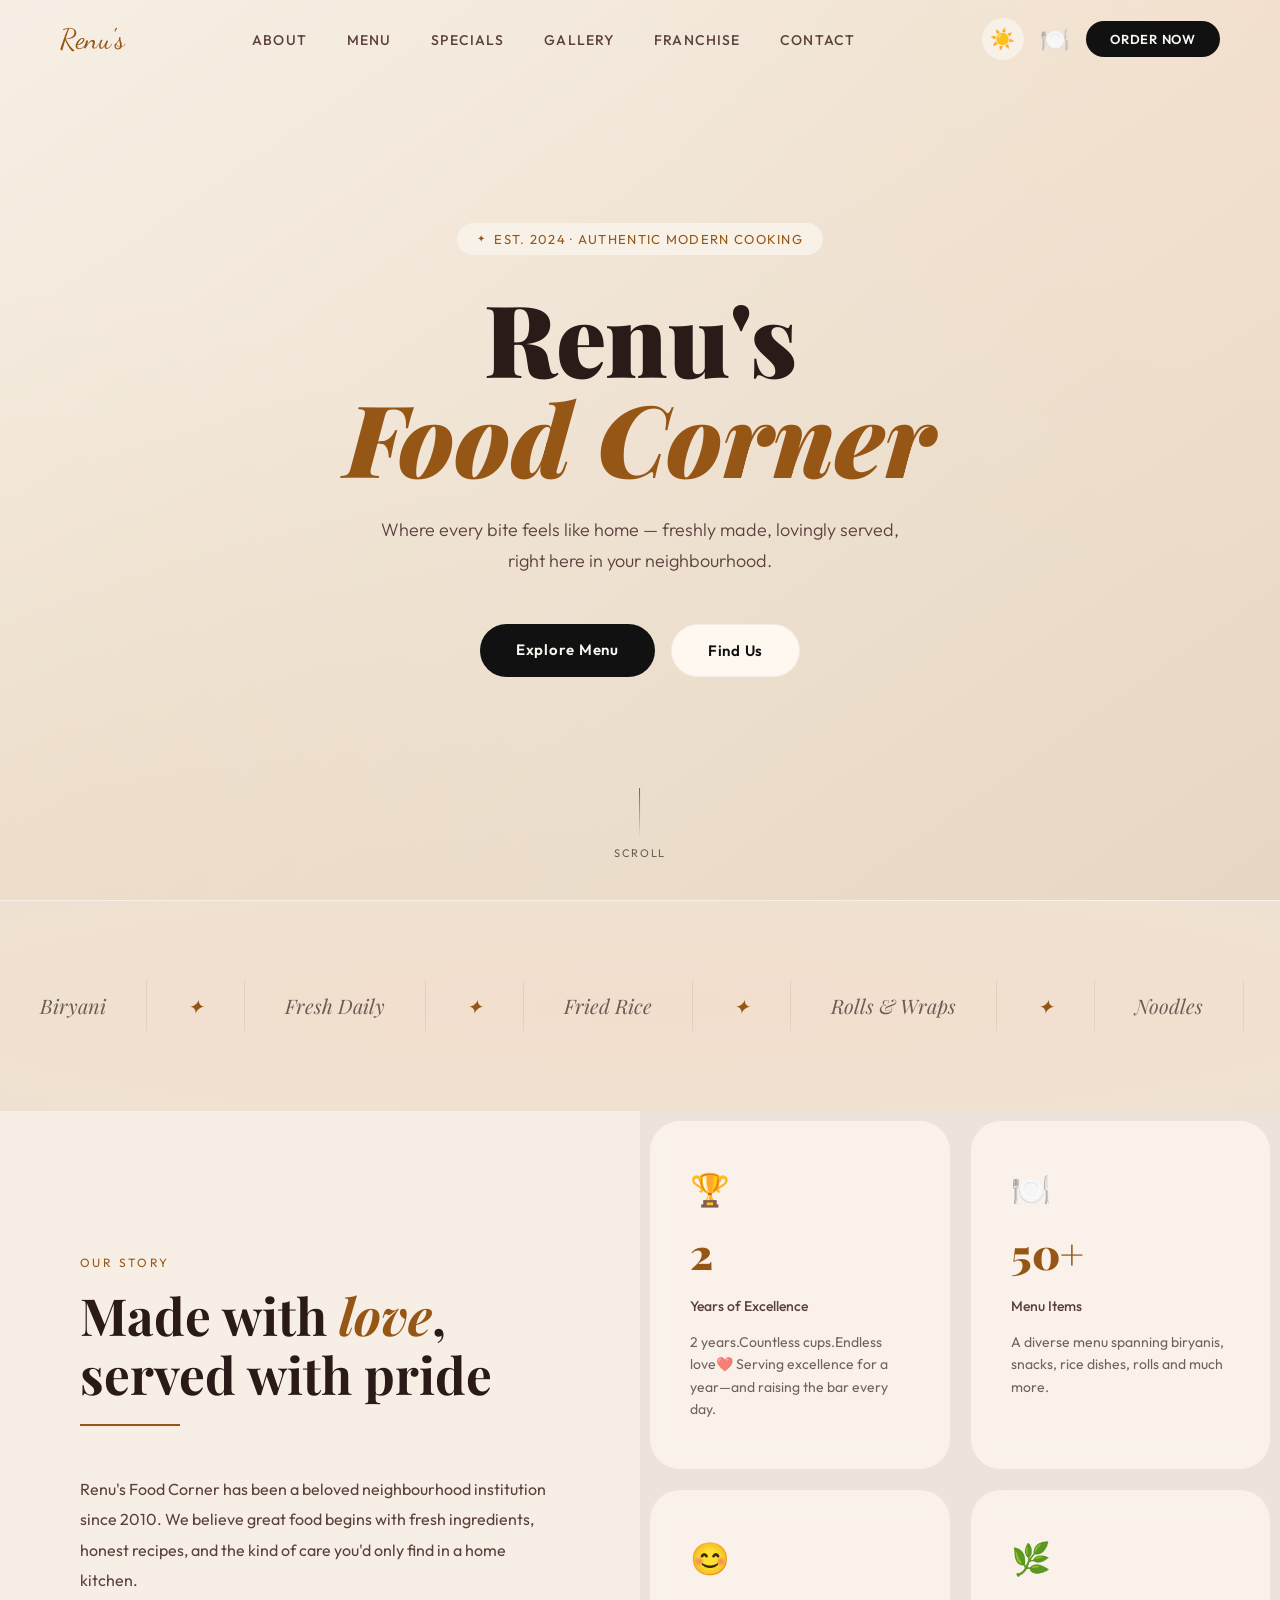
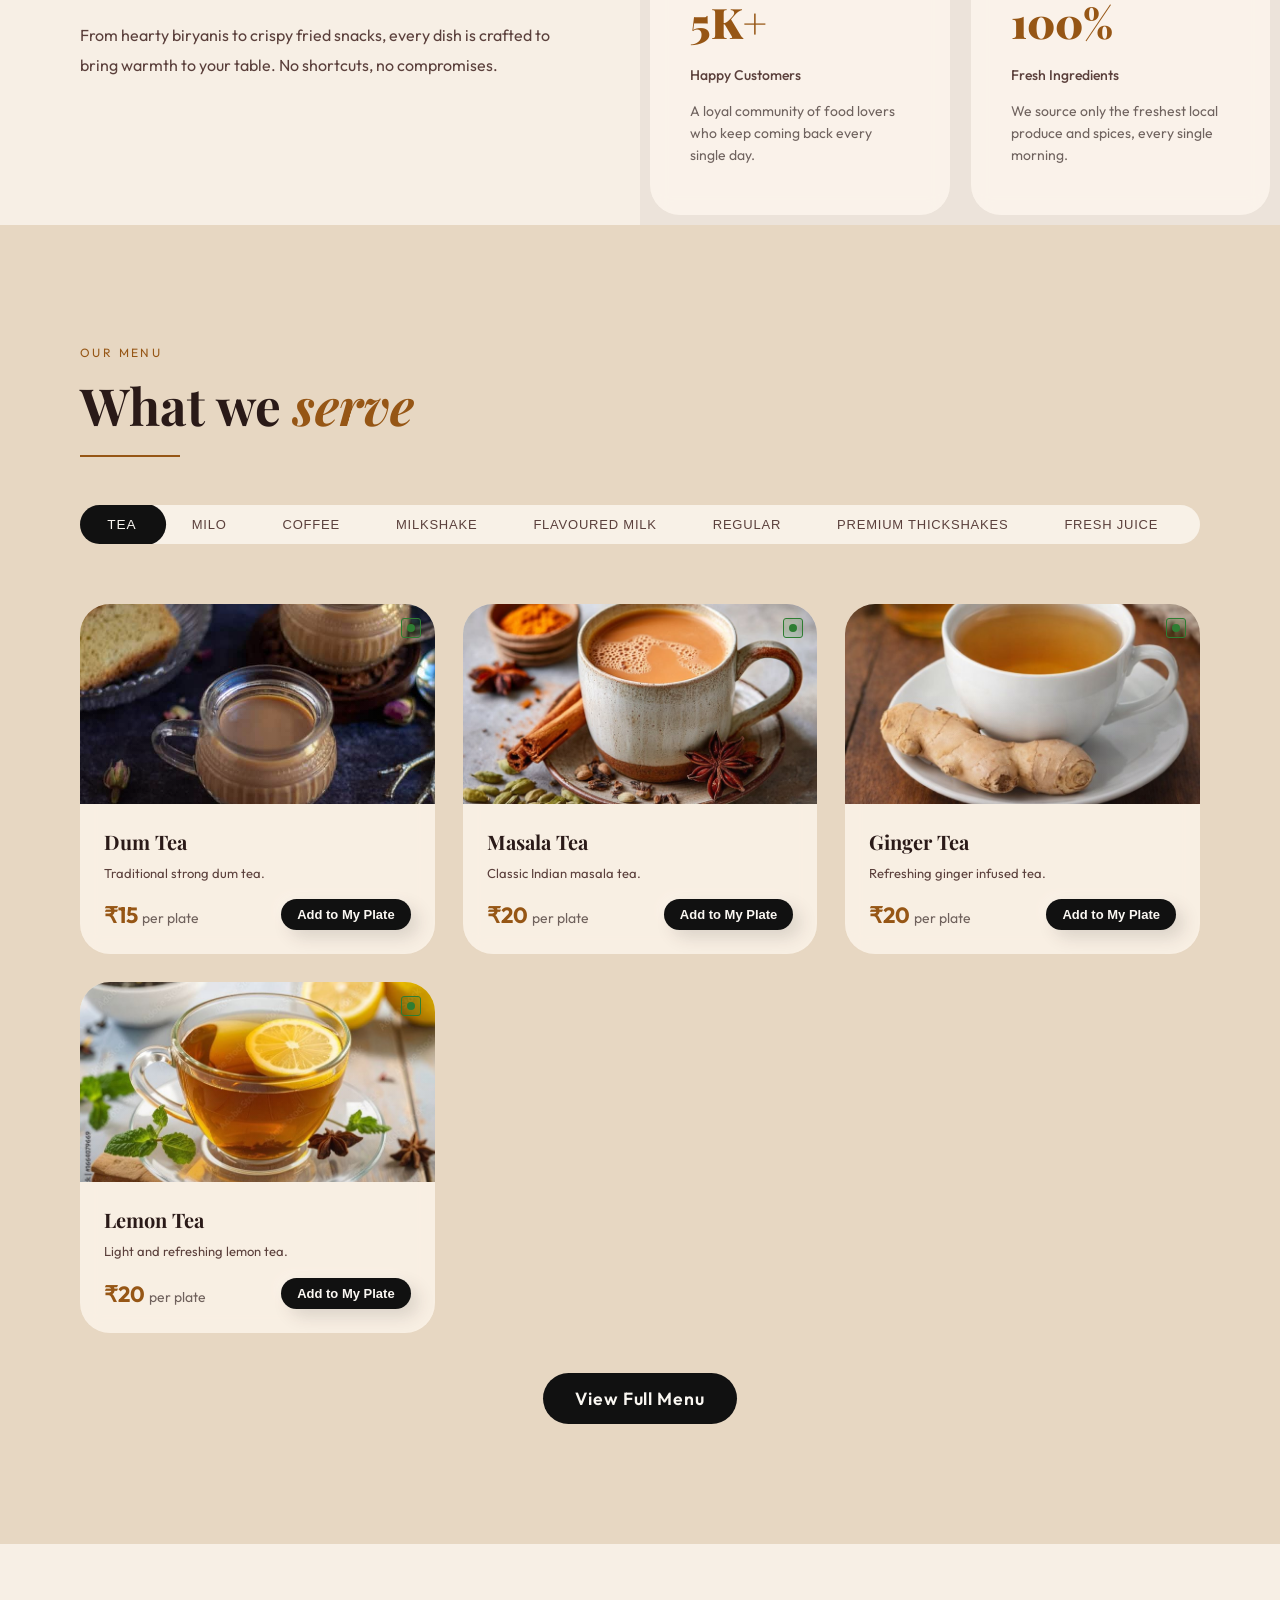
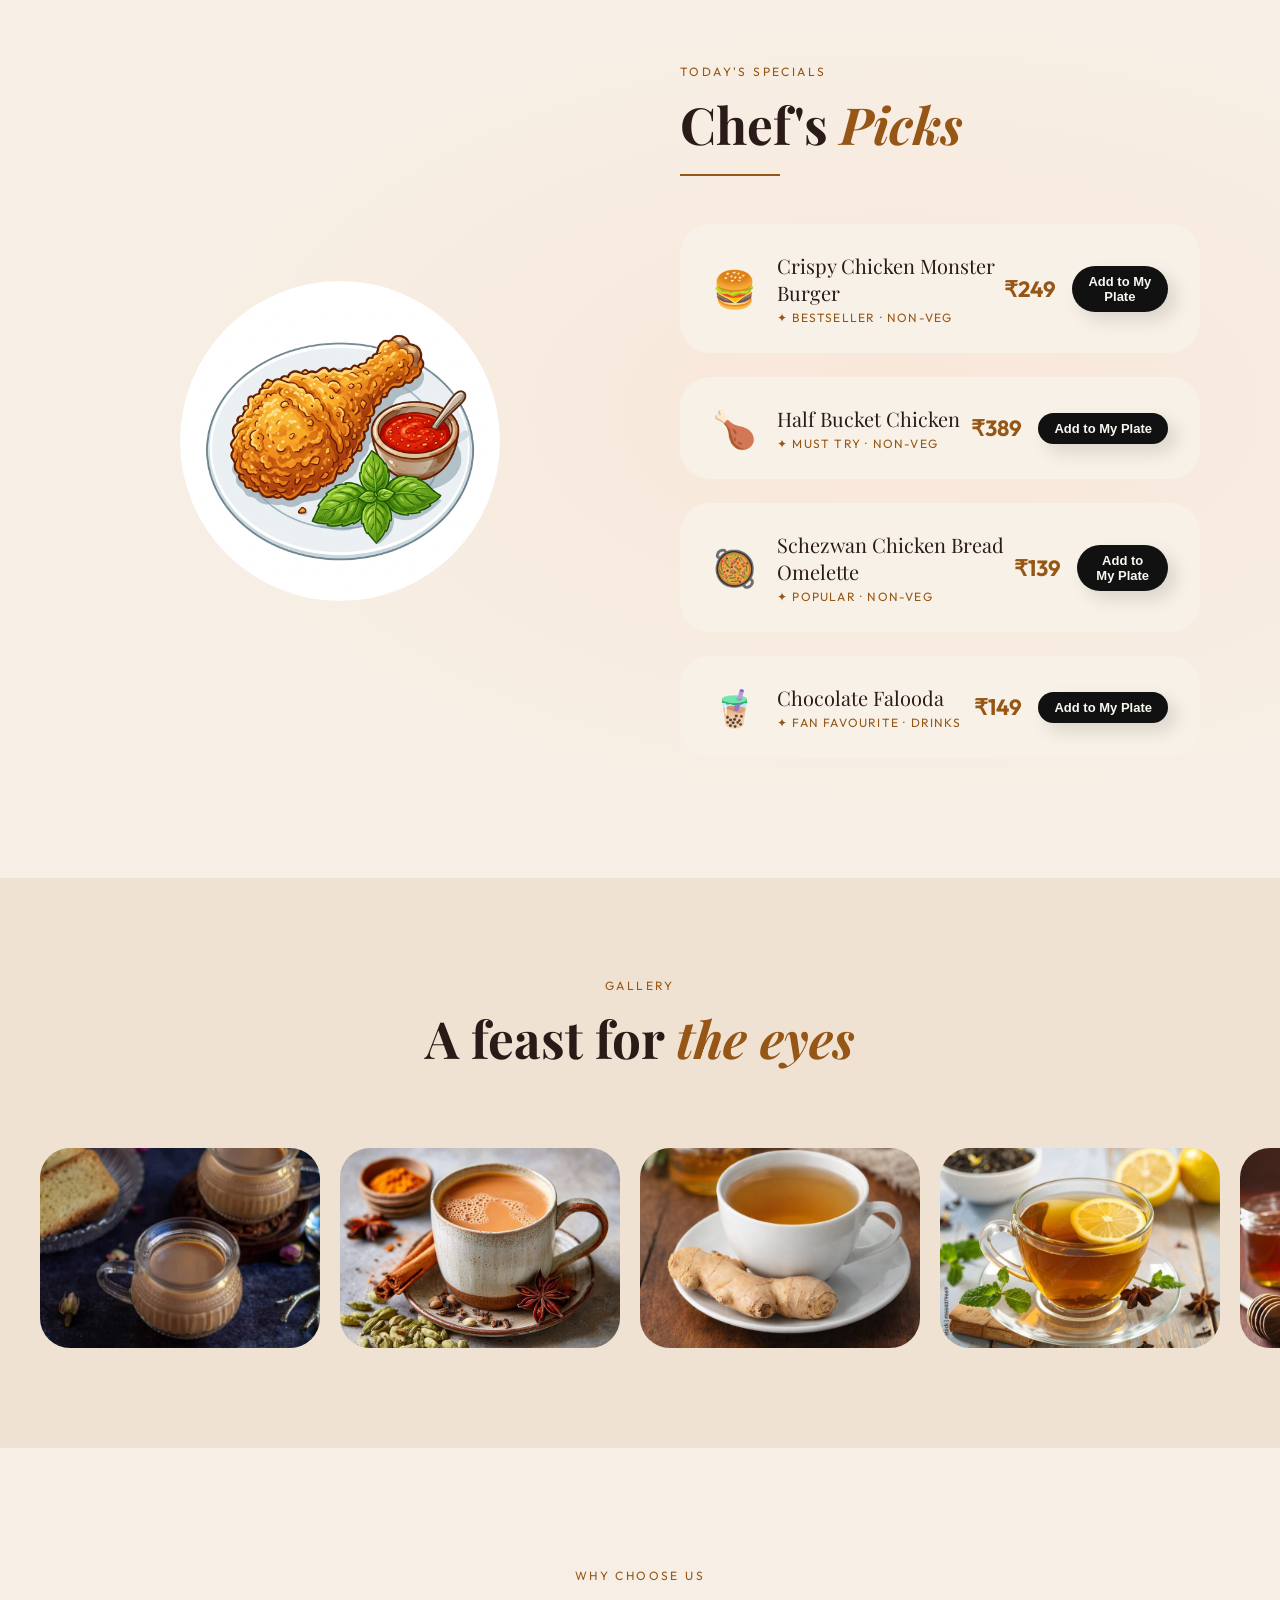
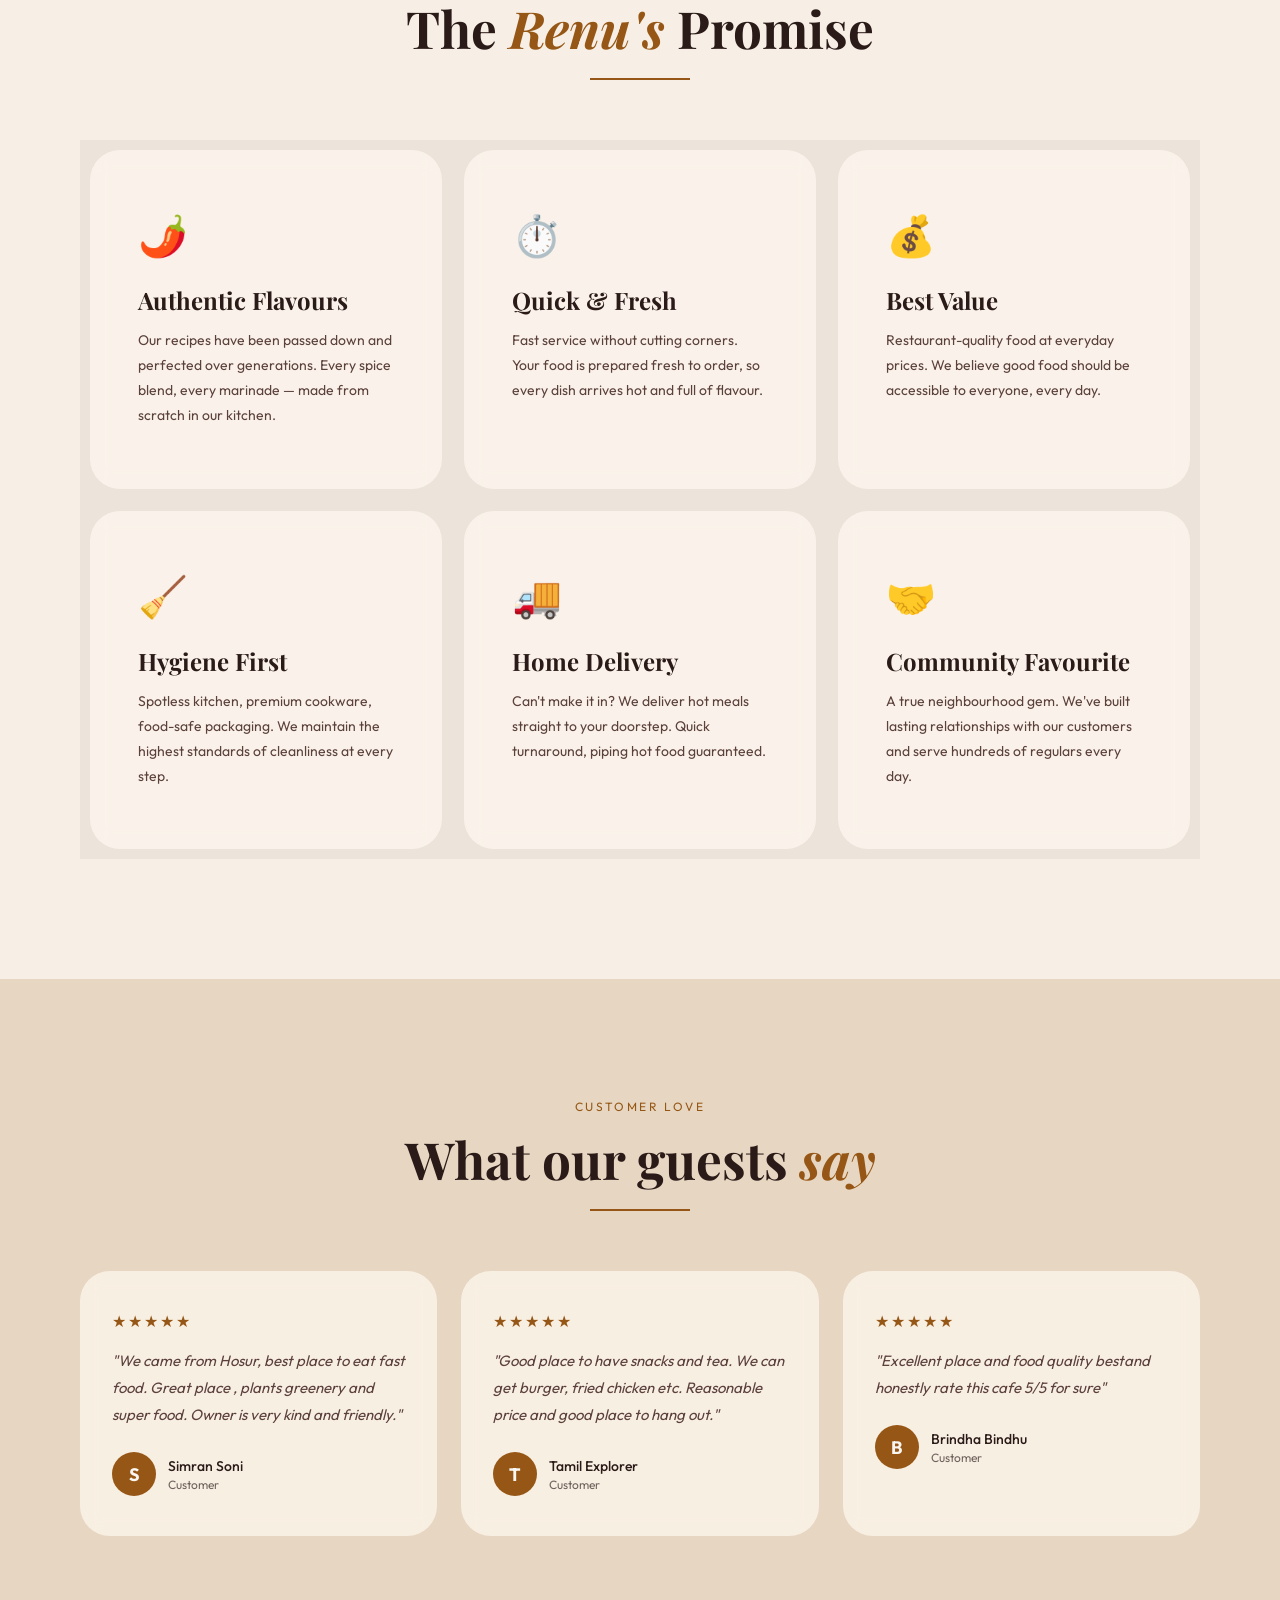
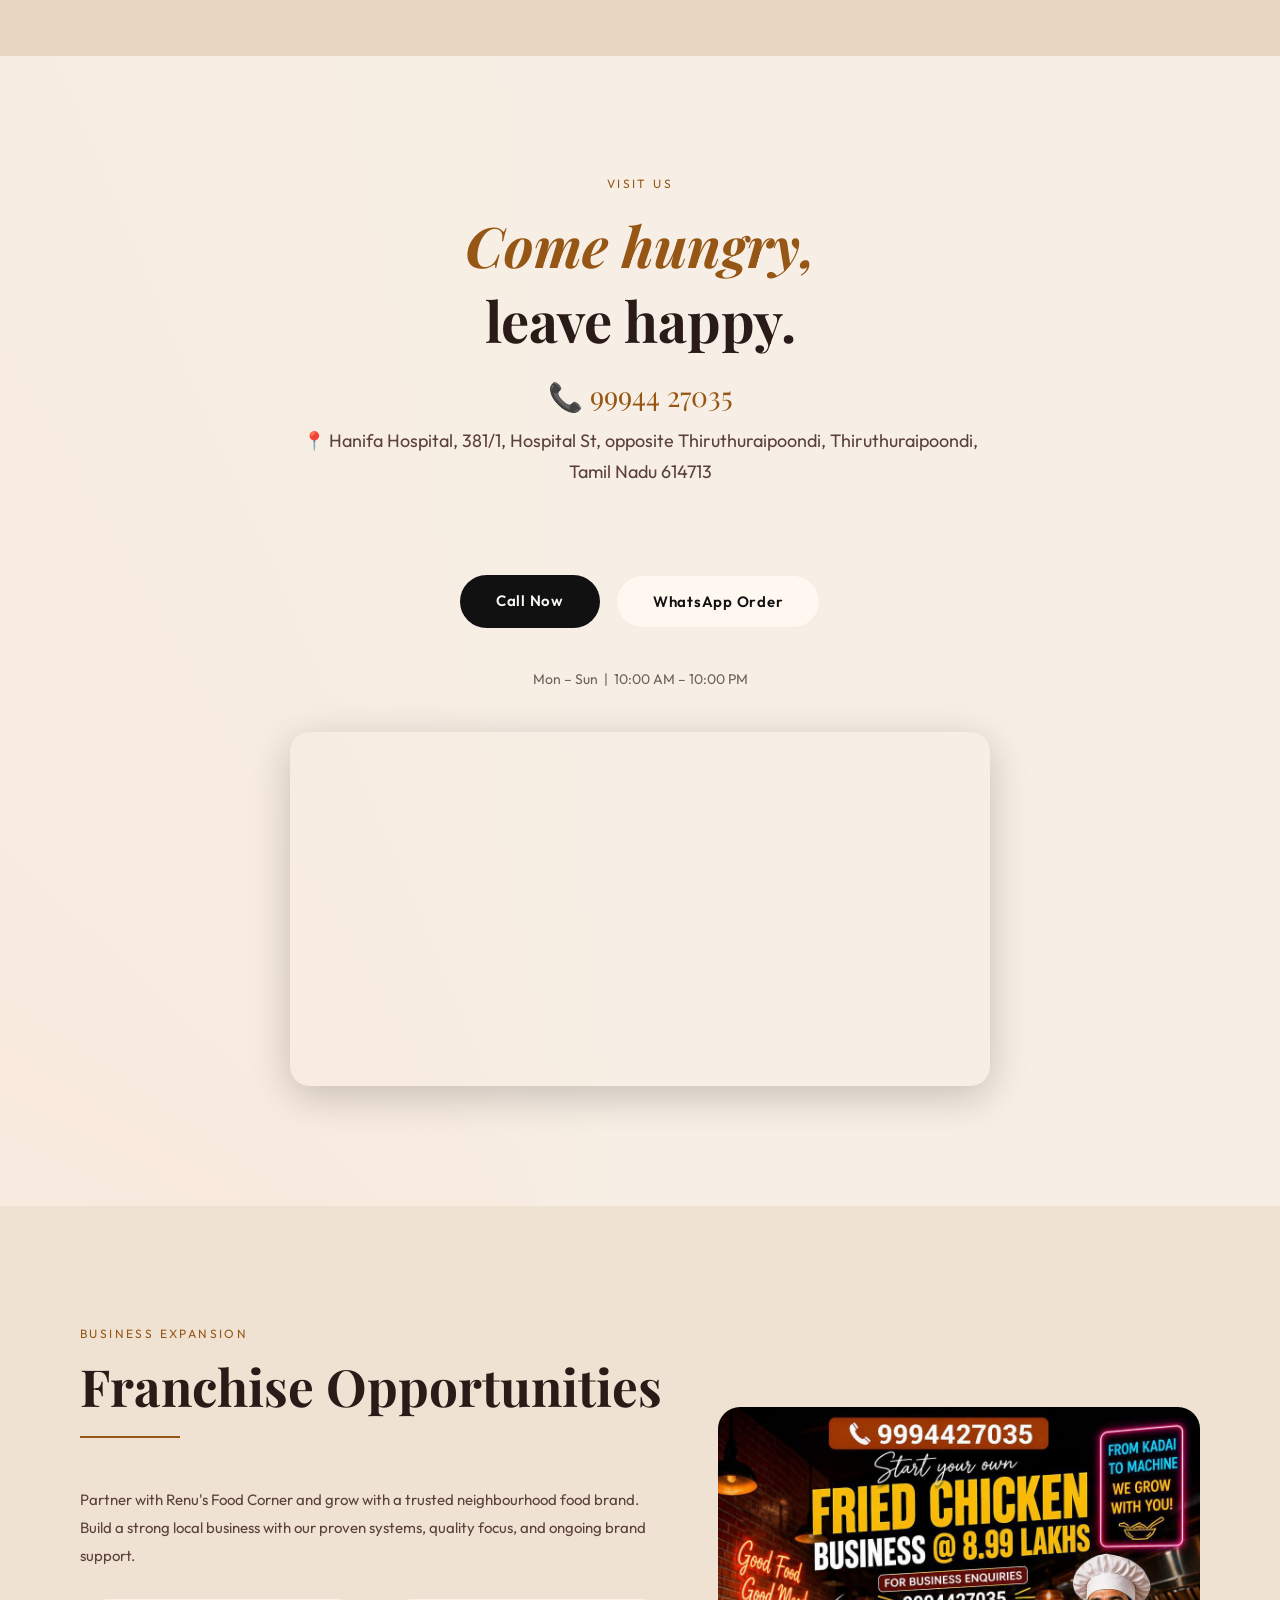
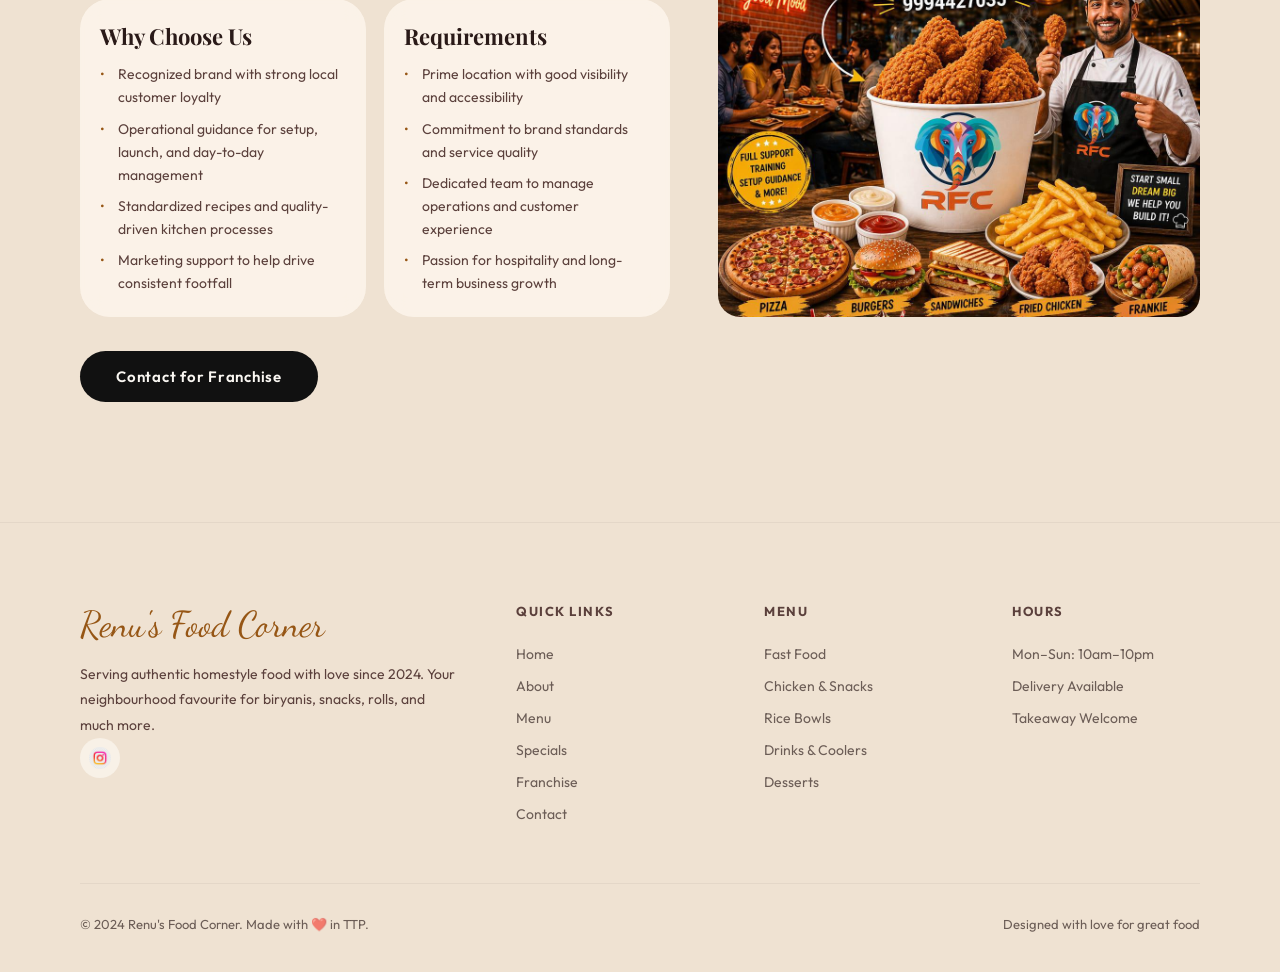
<file: Frontend/index.html>
<!DOCTYPE html>
<html lang="en" data-theme="light">
<head>
<script>
  (function() {
    const savedTheme = localStorage.getItem('theme') || 'light';
    document.documentElement.setAttribute('data-theme', savedTheme);
  })();
</script>
<meta charset="UTF-8">
<meta name="viewport" content="width=device-width, initial-scale=1.0">
<title>Renu's Food Corner</title>
<link href="https://fonts.googleapis.com/css2?family=Playfair+Display:ital,wght@0,400;0,700;0,900;1,400&family=Outfit:wght@300;400;500;600;700&family=Dancing+Script:wght@700&display=swap" rel="stylesheet">
<link rel="stylesheet" href="style.css">
<link rel="icon" type="image/png" href="images/logo.png">
</head>
<body class="is-loading">

<div class="page-loader" id="pageLoader" aria-live="polite">
  <div class="loader-content">
    <img
      id="loaderLogo"
      class="loader-logo"
      src="images/loader-logo_light.jpeg"
      alt="Renu's Food Corner elephant logo"
    >
    <script>
      (function() {
        const savedTheme = localStorage.getItem('theme') || 'light';
        if (savedTheme === 'dark') {
          const logoImg = document.getElementById('loaderLogo');
          if (logoImg) logoImg.src = 'images/loader-logo_dark.jpeg';
        }
      })();
    </script>
    
  </div>
</div>

<!-- NAV -->
<nav id="nav">
  <div class="nav-logo">Renu's</div>
  <ul class="nav-links">
    <li><a href="#about">About</a></li>
    <li><a href="#menu">Menu</a></li>
    <li><a href="#specials">Specials</a></li>
    <li><a href="#gallery">Gallery</a></li>
    <li><a href="#franchise">Franchise</a></li>
    <li><a href="#contact">Contact</a></li>
  </ul>
  <div style="display:flex; align-items:center; gap:16px;">
    <button class="theme-toggle" onclick="toggleTheme()" aria-label="Toggle theme">
      <span class="sun-icon">☀️</span>
      <span class="moon-icon">🌙</span>
    </button>
    <a href="cart.html" class="cart-icon-btn" aria-label="View Cart">
      🍽️ <span class="cart-badge-count">0</span>
    </a>
    <a href="#contact" class="nav-order">Order Now</a>
  </div>
</nav>

<!-- HERO -->
<section class="hero" id="home">
  <div class="hero-bg"></div>
  <div class="hero-particles" id="particles"></div>
  <div class="hero-content">
    <div class="hero-badge">Est. 2024 · Authentic Modern Cooking</div>
    <h1 class="hero-title">
      Renu's<br><span>Food Corner</span>
    </h1>
    <p class="hero-sub">Where every bite feels like home — freshly made, lovingly served, right here in your neighbourhood.</p>
    <div class="hero-cta">
      <a href="#menu" class="btn-primary">Explore Menu</a>
      <a href="#contact" class="btn-secondary">Find Us</a>
    </div>
  </div>
  <div class="hero-scroll">
    <div class="scroll-line"></div>
    <span>Scroll</span>
  </div>
</section>

<!-- MARQUEE STRIP -->
<div class="parallax-strip">
  <div class="parallax-bg"></div>
  <div class="strip-content">
    <div class="strip-marquee">
      <div class="strip-track">
        <span class="strip-item">Biryani</span>
        <span class="strip-item highlight">✦</span>
        <span class="strip-item">Fresh Daily</span>
        <span class="strip-item highlight">✦</span>
        <span class="strip-item">Fried Rice</span>
        <span class="strip-item highlight">✦</span>
        <span class="strip-item">Rolls &amp; Wraps</span>
        <span class="strip-item highlight">✦</span>
        <span class="strip-item">Noodles</span>
        <span class="strip-item highlight">✦</span>
        <span class="strip-item">Wafffle</span>
        <span class="strip-item highlight">✦</span>
        <span class="strip-item">Western Cooking</span>
        <span class="strip-item highlight">✦</span>
        <span class="strip-item">Chicken Fry</span>
        <span class="strip-item highlight">✦</span>
        <span class="strip-item">Biryani</span>
        <span class="strip-item highlight">✦</span>
        <span class="strip-item">Fresh Daily</span>
        <span class="strip-item highlight">✦</span>
        <span class="strip-item">Fried Rice</span>
        <span class="strip-item highlight">✦</span>
        <span class="strip-item">Rolls &amp; Wraps</span>
        <span class="strip-item highlight">✦</span>
        <span class="strip-item">Noodles</span>
        <span class="strip-item highlight">✦</span>
        <span class="strip-item">Brownie</span>
        <span class="strip-item highlight">✦</span>
        <span class="strip-item">Western Cooking</span>
        <span class="strip-item highlight">✦</span>
        <span class="strip-item">Chicken Fry</span>
        <span class="strip-item highlight">✦</span>
      </div>
    </div>
  </div>
</div>

<!-- ABOUT / FEATURES -->
<div class="features" id="about">
  <div class="features-text reveal">
    <span class="section-tag">Our Story</span>
    <h2 class="section-title">Made with <em>love</em>, served with pride</h2>
    <div class="section-line"></div>
    <p style="font-size:16px;color:var(--text2);line-height:1.9;margin-bottom:24px;">Renu's Food Corner has been a beloved neighbourhood institution since 2010. We believe great food begins with fresh ingredients, honest recipes, and the kind of care you'd only find in a home kitchen.</p>
    <p style="font-size:16px;color:var(--text2);line-height:1.9;">From hearty biryanis to crispy fried snacks, every dish is crafted to bring warmth to your table. No shortcuts, no compromises.</p>
  </div>
  <div class="features-visual">
    <div class="feat-card reveal">
      <span class="feat-icon">🏆</span>
      <div class="feat-num">2</div>
      <div class="feat-label">Years of Excellence</div>
      <p>2 years.Countless cups.Endless love❤️ Serving excellence for a year—and raising the bar every day.</p>
    </div>
    <div class="feat-card reveal">
      <span class="feat-icon">🍽️</span>
      <div class="feat-num">50+</div>
      <div class="feat-label">Menu Items</div>
      <p>A diverse menu spanning biryanis, snacks, rice dishes, rolls and much more.</p>
    </div>
    <div class="feat-card reveal">
      <span class="feat-icon">😊</span>
      <div class="feat-num">5K+</div>
      <div class="feat-label">Happy Customers</div>
      <p>A loyal community of food lovers who keep coming back every single day.</p>
    </div>
    <div class="feat-card reveal">
      <span class="feat-icon">🌿</span>
      <div class="feat-num">100%</div>
      <div class="feat-label">Fresh Ingredients</div>
      <p>We source only the freshest local produce and spices, every single morning.</p>
    </div>
  </div>
</div>

<!-- MENU -->
<section class="menu-section" id="menu">
  <div class="reveal">
    <span class="section-tag">Our Menu</span>
    <h2 class="section-title">What we <em>serve</em></h2>
    <div class="section-line"></div>
  </div>
  <div class="menu-tabs reveal" style="overflow-x: auto; white-space: nowrap; display: flex; flex-wrap: nowrap; justify-content: flex-start; -ms-overflow-style: none; scrollbar-width: none;">
    <button class="tab active" onclick="filterMenu('tea',this, true)">Tea</button>
    <button class="tab" onclick="filterMenu('milo',this, true)">Milo</button>
    <button class="tab" onclick="filterMenu('coffee',this, true)">Coffee</button>
    <button class="tab" onclick="filterMenu('milkshake',this, true)">Milkshake</button>
    <button class="tab" onclick="filterMenu('flavoured_milk',this, true)">Flavoured Milk</button>
    <button class="tab" onclick="filterMenu('regular',this, true)">Regular</button>
    <button class="tab" onclick="filterMenu('thickshake',this, true)">Premium Thickshakes</button>
    <button class="tab" onclick="filterMenu('juice',this, true)">Fresh Juice</button>
    <button class="tab" onclick="filterMenu('cooler',this, true)">Cooler</button>
    <button class="tab" onclick="filterMenu('lassi',this, true)">Lassi</button>
    <button class="tab" onclick="filterMenu('snacks',this, true)">Snacks</button>
    <button class="tab" onclick="filterMenu('munchies',this, true)">Happy Munchies</button>
    <button class="tab" onclick="filterMenu('chicken_solo',this, true)">Crispy Chicken Solo</button>
    <button class="tab" onclick="filterMenu('bucket',this, true)">Bucket Chicken</button>
    <button class="tab" onclick="filterMenu('maggi',this, true)">Maggi</button>
    <button class="tab" onclick="filterMenu('bread_omelette',this, true)">Bread Omelette</button>
    <button class="tab" onclick="filterMenu('sandwich',this, true)">Sandwich</button>
    <button class="tab" onclick="filterMenu('burgers',this, true)">Burgers</button>
    <button class="tab" onclick="filterMenu('pizza',this, true)">Pizza</button>
    <button class="tab" onclick="filterMenu('pasta',this, true)">Pasta</button>
    <button class="tab" onclick="filterMenu('rice',this, false)">Rice Bowl</button>
    <button class="tab" onclick="filterMenu('frankie',this, true)">Frankie Roll Menu</button>
    <button class="tab" onclick="filterMenu('waffle',this, true)">Waffle</button>
    <button class="tab" onclick="filterMenu('dessert',this, true)">Dessert</button>
    <button class="tab" onclick="filterMenu('falooda',this, true)">Falooda</button>
  </div>
  <div class="menu-grid" id="menuGrid"></div>
  <div style="text-align: center; margin-top: 40px;" class="reveal">
    <a href="full-menu.html" class="btn-primary" style="padding: 14px 32px; font-size: 1.1rem;">View Full Menu</a>
  </div>
</section>

<!-- SPECIALS -->
<section class="specials" id="specials">
  <div class="specials-bg"></div>
  <div class="specials-grid">
    <div class="special-visual reveal">
      <div class="animated-chicken-container">
        <div class="steam steam-1"></div>
        <div class="steam steam-2"></div>
        <div class="steam steam-3"></div>
        <div class="steam steam-4"></div>
        <img src="images/hot_chicken.png" alt="Hot Chicken" class="animated-chicken">
      </div>
    </div>
    <div class="reveal">
      <span class="section-tag">Today's Specials</span>
      <h2 class="section-title">Chef's <em>Picks</em></h2>
      <div class="section-line"></div>
      <div class="specials-list">
        <div class="special-item">
          <div class="special-item-left">
            <span class="special-item-icon">🍔</span>
            <div>
              <div class="special-item-name">Crispy Chicken Monster Burger</div>
              <div class="special-item-tag">✦ Bestseller · Non-Veg</div>
            </div>
          </div>
          <div style="display:flex; align-items:center; gap:16px;">
            <div class="special-item-price">₹249</div>
            <button class="order-item-btn" onclick="addToPlate('Crispy Chicken Monster Burger', 249, 'images/hot_chicken.png', event)">Add to My Plate</button>
          </div>
        </div>
        <div class="special-item">
          <div class="special-item-left">
            <span class="special-item-icon">🍗</span>
            <div>
              <div class="special-item-name">Half Bucket Chicken</div>
              <div class="special-item-tag">✦ Must Try · Non-Veg</div>
            </div>
          </div>
          <div style="display:flex; align-items:center; gap:16px;">
            <div class="special-item-price">₹389</div>
            <button class="order-item-btn" onclick="addToPlate('Half Bucket Chicken', 389, 'images/halfbucket.jpeg', event)">Add to My Plate</button>
          </div>
        </div>
        <div class="special-item">
          <div class="special-item-left">
            <span class="special-item-icon">🥘</span>
            <div>
              <div class="special-item-name">Schezwan Chicken Bread Omelette</div>
              <div class="special-item-tag">✦ Popular · Non-Veg</div>
            </div>
          </div>
          <div style="display:flex; align-items:center; gap:16px;">
            <div class="special-item-price">₹139</div>
            <button class="order-item-btn" onclick="addToPlate('Schezwan Chicken Bread Omelette', 139, 'images/schezwan_chicken_bread_omelette.jpeg', event)">Add to My Plate</button>
          </div>
        </div>
        <div class="special-item">
          <div class="special-item-left">
            <span class="special-item-icon">🧋</span>
            <div>
              <div class="special-item-name">Chocolate Falooda</div>
              <div class="special-item-tag">✦ Fan Favourite · Drinks</div>
            </div>
          </div>
          <div style="display:flex; align-items:center; gap:16px;">
            <div class="special-item-price">₹149</div>
            <button class="order-item-btn" onclick="addToPlate('Chocolate Falooda', 149, 'images/choco_falooda.jpeg', event)">Add to My Plate</button>
          </div>
        </div>
      </div>
    </div>
  </div>
</section>

<!-- GALLERY -->
<div class="gallery" id="gallery">
  <div class="gallery-title reveal">
    <span class="section-tag">Gallery</span>
    <h2 class="section-title">A feast for <em>the eyes</em></h2>
  </div>
  <div class="gallery-track" id="galleryTrack"></div>
</div>

<!-- WHY US -->
<section class="why-us">
  <div style="text-align:center;" class="reveal">
    <span class="section-tag">Why Choose Us</span>
    <h2 class="section-title">The <em>Renu's</em> Promise</h2>
    <div class="section-line" style="margin:0 auto 0;"></div>
  </div>
  <div class="why-grid">
    <div class="why-card reveal">
      <span class="why-icon">🌶️</span>
      <h3>Authentic Flavours</h3>
      <p>Our recipes have been passed down and perfected over generations. Every spice blend, every marinade — made from scratch in our kitchen.</p>
    </div>
    <div class="why-card reveal">
      <span class="why-icon">⏱️</span>
      <h3>Quick &amp; Fresh</h3>
      <p>Fast service without cutting corners. Your food is prepared fresh to order, so every dish arrives hot and full of flavour.</p>
    </div>
    <div class="why-card reveal">
      <span class="why-icon">💰</span>
      <h3>Best Value</h3>
      <p>Restaurant-quality food at everyday prices. We believe good food should be accessible to everyone, every day.</p>
    </div>
    <div class="why-card reveal">
      <span class="why-icon">🧹</span>
      <h3>Hygiene First</h3>
      <p>Spotless kitchen, premium cookware, food-safe packaging. We maintain the highest standards of cleanliness at every step.</p>
    </div>
    <div class="why-card reveal">
      <span class="why-icon">🚚</span>
      <h3>Home Delivery</h3>
      <p>Can't make it in? We deliver hot meals straight to your doorstep. Quick turnaround, piping hot food guaranteed.</p>
    </div>
    <div class="why-card reveal">
      <span class="why-icon">🤝</span>
      <h3>Community Favourite</h3>
      <p>A true neighbourhood gem. We've built lasting relationships with our customers and serve hundreds of regulars every day.</p>
    </div>
  </div>
</section>

<!-- TESTIMONIALS -->
<section class="testimonials">
  <div class="reveal">
    <span class="section-tag">Customer Love</span>
    <h2 class="section-title">What our guests <em>say</em></h2>
    <div class="section-line" style="margin:0 auto;"></div>
  </div>
  <div class="testi-grid">
    <div class="testi-card reveal">
      <div class="stars">★★★★★</div>
      <p class="testi-text">"We came from Hosur, best place to eat fast food. Great place , plants greenery and super food. Owner is very kind and friendly."</p>
      <div class="testi-author">
        <div class="testi-avatar">S</div>
        <div><div class="testi-name">Simran Soni</div><div class="testi-loc">Customer</div></div>
      </div>
    </div>
    <div class="testi-card reveal">
      <div class="stars">★★★★★</div>
      <p class="testi-text">"Good place to have snacks and tea. We can get burger, fried chicken etc. Reasonable price and good place to hang out."</p>
      <div class="testi-author">
        <div class="testi-avatar">T</div>
        <div><div class="testi-name">Tamil Explorer</div><div class="testi-loc">Customer</div></div>
      </div>
    </div>
    <div class="testi-card reveal">
      <div class="stars">★★★★★</div>
      <p class="testi-text">"Excellent place and food quality bestand honestly rate this cafe 5/5 for sure"</p>
      <div class="testi-author">
        <div class="testi-avatar">B</div>
        <div><div class="testi-name">Brindha Bindhu</div><div class="testi-loc">Customer</div></div>
      </div>
    </div>
  </div>
</section>

<!-- CTA / CONTACT -->
<section class="cta-section" id="contact">
  <div class="cta-bg"></div>
  <div class="cta-inner reveal">
    <span class="section-tag">Visit Us</span>
    <h2><em>Come hungry,</em><br>leave happy.</h2>
    <span class="cta-phone">📞 99944 27035</span>
    <p class="cta-addr">📍 Hanifa Hospital, 381/1, Hospital St, opposite Thiruthuraipoondi, Thiruthuraipoondi, Tamil Nadu 614713</p>
    <br><br>
    <div class="cta-actions">
      <a href="tel:+916381883013" class="btn-primary">Call Now</a>
      <a href="https://wa.me/916381883013?text=I%20want%20to%20place%20a%20order" class="btn-secondary">WhatsApp Order</a>
    </div>
    <br><br>
    <p style="font-size:14px;color:var(--text3); margin-bottom: 40px;">
      Mon – Sun &nbsp;|&nbsp; 10:00 AM – 10:00 PM
    </p>

    <div style="width: 100%; border-radius: 20px; overflow: hidden; box-shadow: 0 10px 40px rgba(0,0,0,0.2);">
      <iframe src="https://www.google.com/maps?q=hanifa+hospital,+381/1,+Hospital+St,+opposite+Thiruthuraipoondi,+Thiruthuraipoondi,+Tamil+Nadu+614713&output=embed" width="100%" height="350" style="border:0;" allowfullscreen="" loading="lazy" referrerpolicy="no-referrer-when-downgrade"></iframe>
    </div>
  </div>
</section>

<!-- FRANCHISE -->
<section class="franchise-section" id="franchise">
  <div class="franchise-grid">
    <div class="franchise-content reveal">
      <span class="section-tag">Business Expansion</span>
      <h2 class="section-title">Franchise Opportunities</h2>
      <div class="section-line"></div>
      <p class="franchise-intro">
        Partner with Renu's Food Corner and grow with a trusted neighbourhood food brand.<br>
        Build a strong local business with our proven systems, quality focus, and ongoing brand support.
      </p>

      <div class="franchise-panels">
        <div class="franchise-panel">
          <h3>Why Choose Us</h3>
          <ul>
            <li>Recognized brand with strong local customer loyalty</li>
            <li>Operational guidance for setup, launch, and day-to-day management</li>
            <li>Standardized recipes and quality-driven kitchen processes</li>
            <li>Marketing support to help drive consistent footfall</li>
          </ul>
        </div>
        <div class="franchise-panel">
          <h3>Requirements</h3>
          <ul>
            <li>Prime location with good visibility and accessibility</li>
            <li>Commitment to brand standards and service quality</li>
            <li>Dedicated team to manage operations and customer experience</li>
            <li>Passion for hospitality and long-term business growth</li>
          </ul>
        </div>
      </div>

      <a href="#contact" class="btn-primary franchise-cta">Contact for Franchise</a>
    </div>

    <div class="franchise-image-wrap reveal">
      <img src="images/franchise-poster.jpeg" alt="Renu's Food Corner franchise opportunity" class="franchise-image">
    </div>
  </div>
</section>

<!-- FOOTER -->
<footer>
  <div class="footer-grid">
    <div>
      <div class="footer-brand">Renu's Food Corner</div>
      <p class="footer-desc">Serving authentic homestyle food with love since 2024. Your neighbourhood favourite for biryanis, snacks, rolls, and much more.</p>
      <div class="footer-social">
        <a
          class="social-btn"
          href="https://www.instagram.com/rfc_ttp.official?utm_source=qr&igsh=b2ZpcXVlcmRhYXps"
          
          target="_blank"
          rel="noopener noreferrer"
          aria-label="Follow on Instagram"
        >
          <img src="images/insta-logo.jpeg" alt="Instagram" class="social-icon">
        </a>
      </div>
      <br>
    </div>
    <div class="footer-col">
      <h4>Quick Links</h4>
      <ul>
        <li><a href="#home">Home</a></li>
        <li><a href="#about">About</a></li>
        <li><a href="#menu">Menu</a></li>
        <li><a href="#specials">Specials</a></li>
        <li><a href="#franchise">Franchise</a></li>
        <li><a href="#contact">Contact</a></li>
      </ul>
    </div>
    <div class="footer-col">
      <h4>Menu</h4>
      <ul>
        <li><a href="#menu">Fast Food</a></li>
        <li><a href="#menu">Chicken &amp; Snacks</a></li>
        <li><a href="#menu">Rice Bowls</a></li>
        <li><a href="#menu">Drinks &amp; Coolers</a></li>
        <li><a href="#menu">Desserts</a></li>
      </ul>
    </div>
    <div class="footer-col">
      <h4>Hours</h4>
      <ul>
        <li><a href="#">Mon–Sun: 10am–10pm</a></li>
        <li><a href="#">Delivery Available</a></li>
        <li><a href="#">Takeaway Welcome</a></li>
      </ul>
    </div>
  </div>
  <div class="footer-bottom">
    <span>© 2024 Renu's Food Corner. Made with ❤️ in TTP.</span>
    <span>Designed with love for great food</span>
  </div>
</footer>

<script src="script.js"></script>
</body>
</html>
</file>
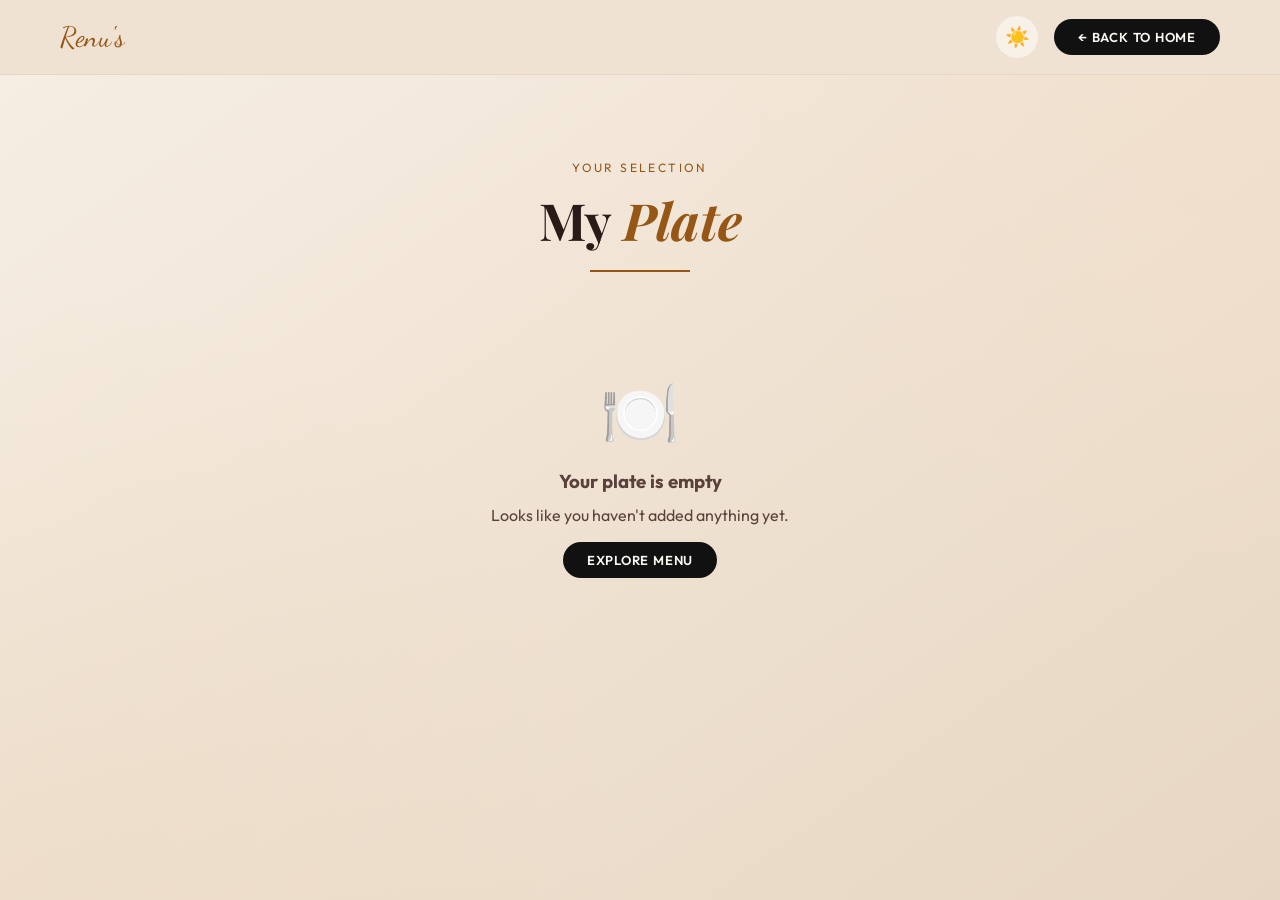
<file: Frontend/cart.html>
<!DOCTYPE html>
<html lang="en" data-theme="dark">
<head>
<script>
  (function() {
    const savedTheme = localStorage.getItem('theme') || 'light';
    document.documentElement.setAttribute('data-theme', savedTheme);
  })();
</script>
<meta charset="UTF-8">
<meta name="viewport" content="width=device-width, initial-scale=1.0">
<title>My Plate - Renu's Food Corner</title>
<link href="https://fonts.googleapis.com/css2?family=Playfair+Display:ital,wght@0,400;0,700;0,900;1,400&family=Outfit:wght@300;400;500;600;700&family=Dancing+Script:wght@700&display=swap" rel="stylesheet">
<link rel="stylesheet" href="style.css">
<link rel="icon" type="image/png" href="images/logo.png">
<style>
  #nav { background: var(--bg2) !important; border-bottom: 1px solid var(--border) !important; padding: 16px 60px !important; box-shadow: var(--shadow-nav) !important; }
  @media(max-width:900px) { #nav { padding: 10px 24px !important; } }
  
  .cart-container { max-width: 800px; margin: 160px auto 100px; padding: 0 24px; min-height: 50vh; }
  .cart-item { display: flex; align-items: center; justify-content: space-between; background: var(--surface); border: 1px solid var(--border); border-radius: var(--radius-card); padding: 16px; margin-bottom: 16px; transition: all 0.3s; box-shadow: var(--shadow-card); }
  .cart-item:hover { border-color: var(--gold); transform: translateY(-2px); box-shadow: var(--shadow-card-hover); }
  .cart-item-img { width: 80px; height: 80px; border-radius: 12px; object-fit: cover; background: var(--surface2); }
  .cart-item-info { flex: 1; margin-left: 20px; }
  .cart-item-name { font-family: 'Playfair Display', serif; font-size: 18px; font-weight: 700; color: var(--text); margin-bottom: 4px; }
  .cart-item-price { color: var(--gold); font-size: 16px; font-weight: 500; }
  .cart-controls { display: flex; align-items: center; gap: 12px; background: var(--bg2); padding: 6px 12px; border-radius: 20px; border: 1px solid var(--border); }
  .qty-btn { background: transparent; border: none; color: var(--text); font-size: 16px; cursor: pointer; width: 24px; height: 24px; display: flex; align-items: center; justify-content: center; border-radius: 50%; transition: all 0.2s; }
  .qty-btn:hover { background: var(--surface); color: var(--gold); }
  .qty-val { font-size: 14px; font-weight: 700; width: 20px; text-align: center; }
  .cart-item-total { font-weight: 700; font-size: 18px; width: 80px; text-align: right; margin-left: 20px; }
  .remove-btn { background: transparent; border: none; color: var(--red); font-size: 20px; cursor: pointer; margin-left: 16px; transition: transform 0.2s; }
  .remove-btn:hover { transform: scale(1.2); }
  
  .cart-summary { background: var(--surface); border: 1px solid var(--border); border-radius: var(--radius-card); padding: 24px; margin-top: 32px; text-align: right; box-shadow: var(--shadow-card); }
  .grand-total { font-family: 'Playfair Display', serif; font-size: 28px; margin-bottom: 24px; }
  .grand-total span { color: var(--gold); font-weight: 700; }
  .whatsapp-btn { background: #25D366; color: #fff; border: none; padding: 16px 32px; border-radius: var(--radius-btn); font-size: 16px; font-weight: 700; cursor: pointer; display: inline-flex; align-items: center; gap: 8px; transition: all 0.3s; text-decoration: none; box-shadow: var(--shadow-btn); }
  .whatsapp-btn:hover { background: #1ebd5a; transform: translateY(-2px); box-shadow: var(--shadow-btn-hover); }
  
  .empty-cart { text-align: center; padding: 60px 0; color: var(--text2); }
  .empty-cart-icon { font-size: 64px; margin-bottom: 16px; }
  
  @media(max-width: 600px) {
    .cart-item { flex-direction: column; align-items: flex-start; position: relative; }
    .cart-item-img { width: 100%; height: 160px; margin-bottom: 16px; }
    .cart-item-info { margin-left: 0; margin-bottom: 16px; }
    .cart-item-right { width: 100%; display: flex; align-items: center; justify-content: space-between; }
    .remove-btn { position: absolute; top: 16px; right: 16px; background: rgba(0,0,0,0.5); width: 32px; height: 32px; border-radius: 50%; display: flex; align-items: center; justify-content: center; margin: 0; }
  }
</style>
</head>
<body>

<nav id="nav">
  <div style="display:flex; align-items:center; gap: 20px;">
    <a href="index.html" class="nav-logo" style="text-decoration: none;">Renu's</a>
  </div>
  <div style="display:flex; align-items:center; gap:16px;">
    <button class="theme-toggle" onclick="toggleTheme()" aria-label="Toggle theme">
      <span class="sun-icon">☀️</span>
      <span class="moon-icon">🌙</span>
    </button>
    <a href="index.html" class="nav-order">← Back to Home</a>
  </div>
</nav>

<div class="cart-container">
  <div class="reveal" style="text-align: center; margin-bottom: 40px;">
    <span class="section-tag">Your Selection</span>
    <h2 class="section-title">My <em>Plate</em></h2>
    <div class="section-line" style="margin: 0 auto;"></div>
  </div>
  
  <div id="cartItemsContainer">
    <!-- Cart items rendered here -->
  </div>
  
  <div id="cartSummaryContainer" style="display: none;">
    <div class="cart-summary reveal">
      <div class="grand-total">Total Amount: <span id="grandTotalVal">₹0</span></div>
      <button class="whatsapp-btn" onclick="placeOrder()">Place Order on WhatsApp</button>
    </div>
  </div>
</div>

<script src="script.js"></script>
<script>

  // Render cart items
  function renderCart() {
    const container = document.getElementById('cartItemsContainer');
    const summary = document.getElementById('cartSummaryContainer');

    // Empty cart
    if (cart.length === 0) {
      container.innerHTML = `
        <div class="empty-cart reveal visible">
          <div class="empty-cart-icon">🍽️</div>
          <h3>Your plate is empty</h3>
          <p style="margin-top:12px; margin-bottom:24px;">
            Looks like you haven't added anything yet.
          </p>

          <a href="full-menu.html" class="nav-order">
            Explore Menu
          </a>
        </div>
      `;

      summary.style.display = 'none';
      return;
    }

    let total = 0;

    container.innerHTML = cart.map((item, index) => {

      const quantity = item.quantity || 1;
      const itemTotal = item.price * quantity;

      total += itemTotal;

      return `
        <div class="cart-item reveal visible">

          <img 
            src="${item.img || 'images/logo.png'}" 
            class="cart-item-img" 
            alt="${item.name}"
          >

          <div class="cart-item-info">
            <div class="cart-item-name">
              ${item.name}
            </div>

            <div class="cart-item-price">
              ₹${item.price}
            </div>
          </div>

          <div class="cart-item-right">

            <div class="cart-controls">

              <button 
                class="qty-btn"
                onclick="updateQty(${index}, -1)"
              >
                -
              </button>

              <div class="qty-val">
                ${quantity}
              </div>

              <button 
                class="qty-btn"
                onclick="updateQty(${index}, 1)"
              >
                +
              </button>

            </div>

            <div class="cart-item-total">
              ₹${itemTotal}
            </div>

            <button 
              class="remove-btn"
              onclick="removeItem(${index})"
            >
              ×
            </button>

          </div>

        </div>
      `;
    }).join('');

    document.getElementById('grandTotalVal').innerText = `₹${total}`;

    summary.style.display = 'block';
  }

  // Quantity update
  function updateQty(index, delta) {

    if (!cart[index].quantity) {
      cart[index].quantity = 1;
    }

    cart[index].quantity += delta;

    if (cart[index].quantity <= 0) {
      cart.splice(index, 1);
    }

    saveCart();
    renderCart();
  }

  // Remove item
  function removeItem(index) {
    cart.splice(index, 1);

    saveCart();
    renderCart();
  }

  // WhatsApp order
  function placeOrder() {

    let text = `Hello RFC 👋

I would like to order:

`;

    let total = 0;

    cart.forEach((item, index) => {

      const qty = item.quantity || 1;
      const itemTotal = item.price * qty;

      total += itemTotal;

      const qtyText = qty > 1 ? ` x${qty}` : '';
      text += `${index + 1}. ${item.name}${qtyText} - ₹${itemTotal}\n`;
    });

    text += `

Total Amount: ₹${total}

Please confirm my order.`;

    const phone = "916381883013";

    const url = `https://wa.me/${phone}?text=${encodeURIComponent(text)}`;

    window.open(url, '_blank');
  }

  // Initial render
  document.addEventListener('DOMContentLoaded', () => {

    console.log(cart);

    renderCart();
  });
</script>
</body>
</html>
</file>
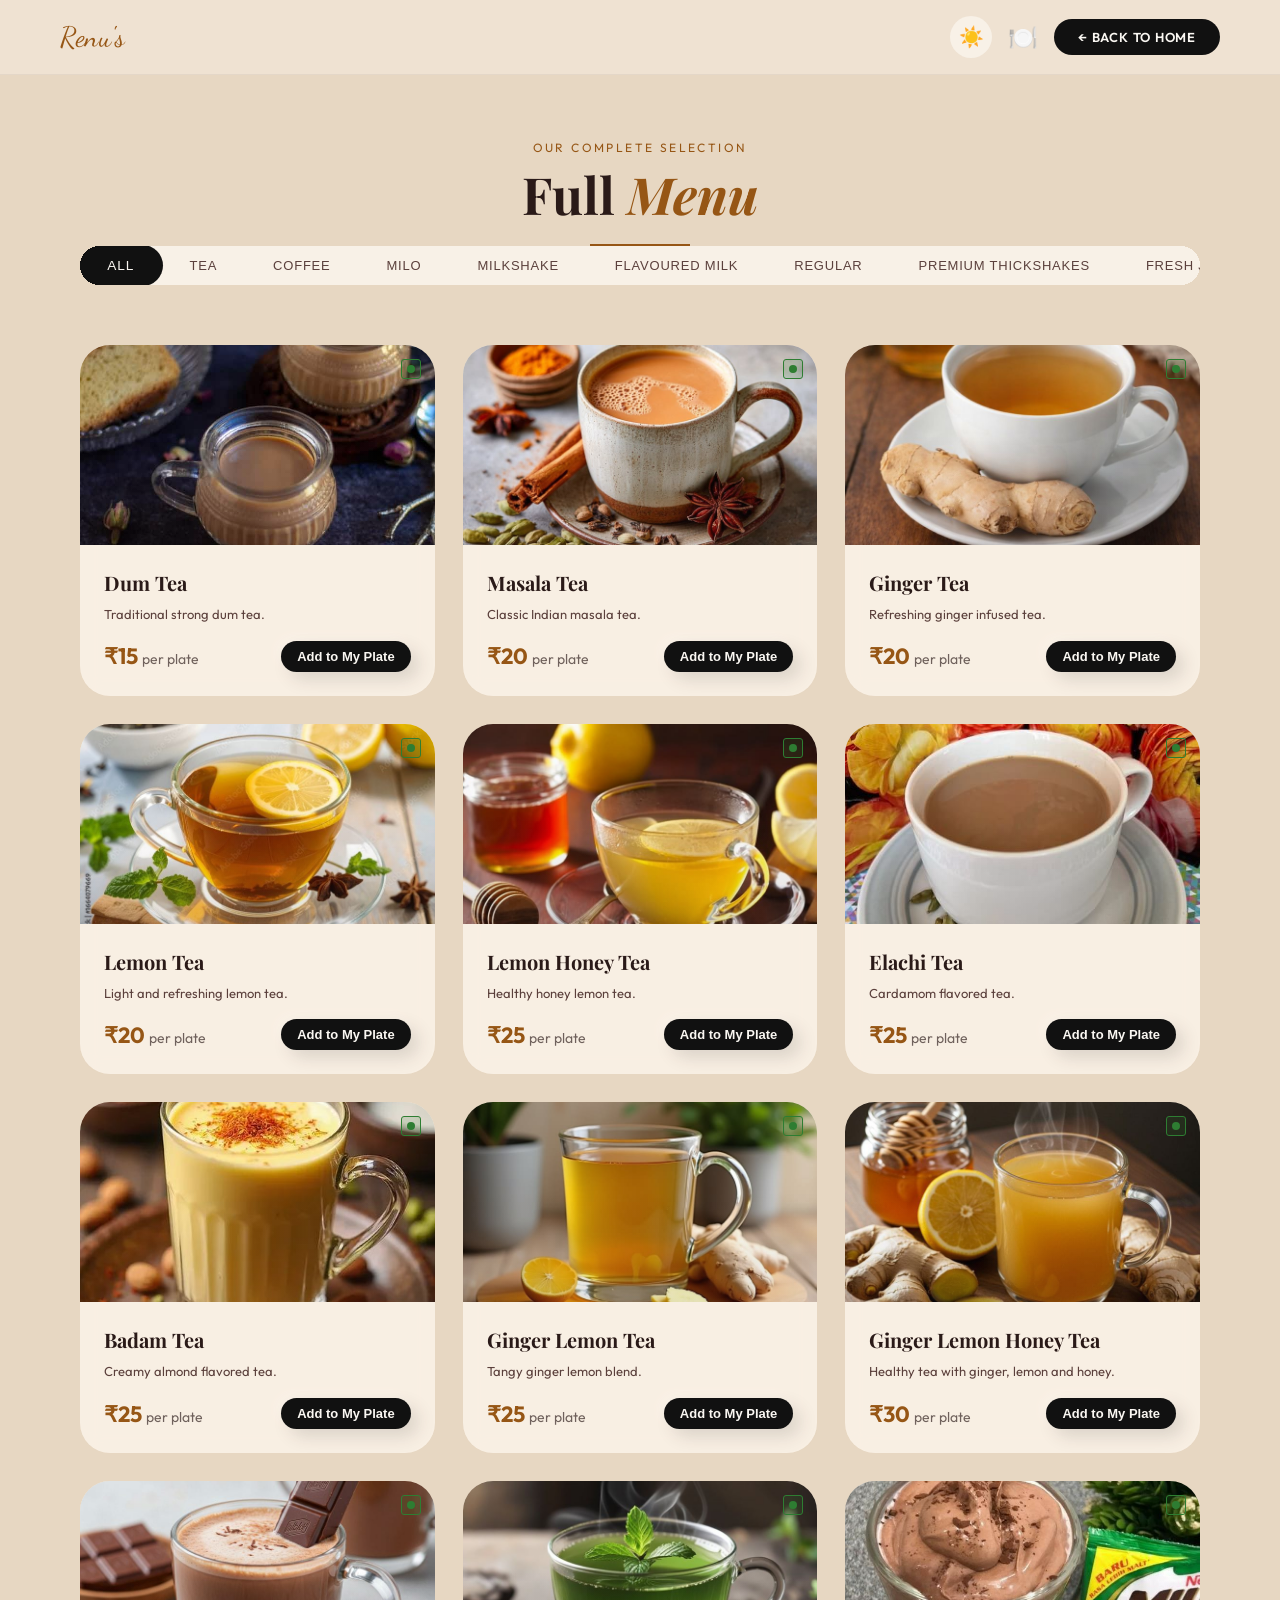
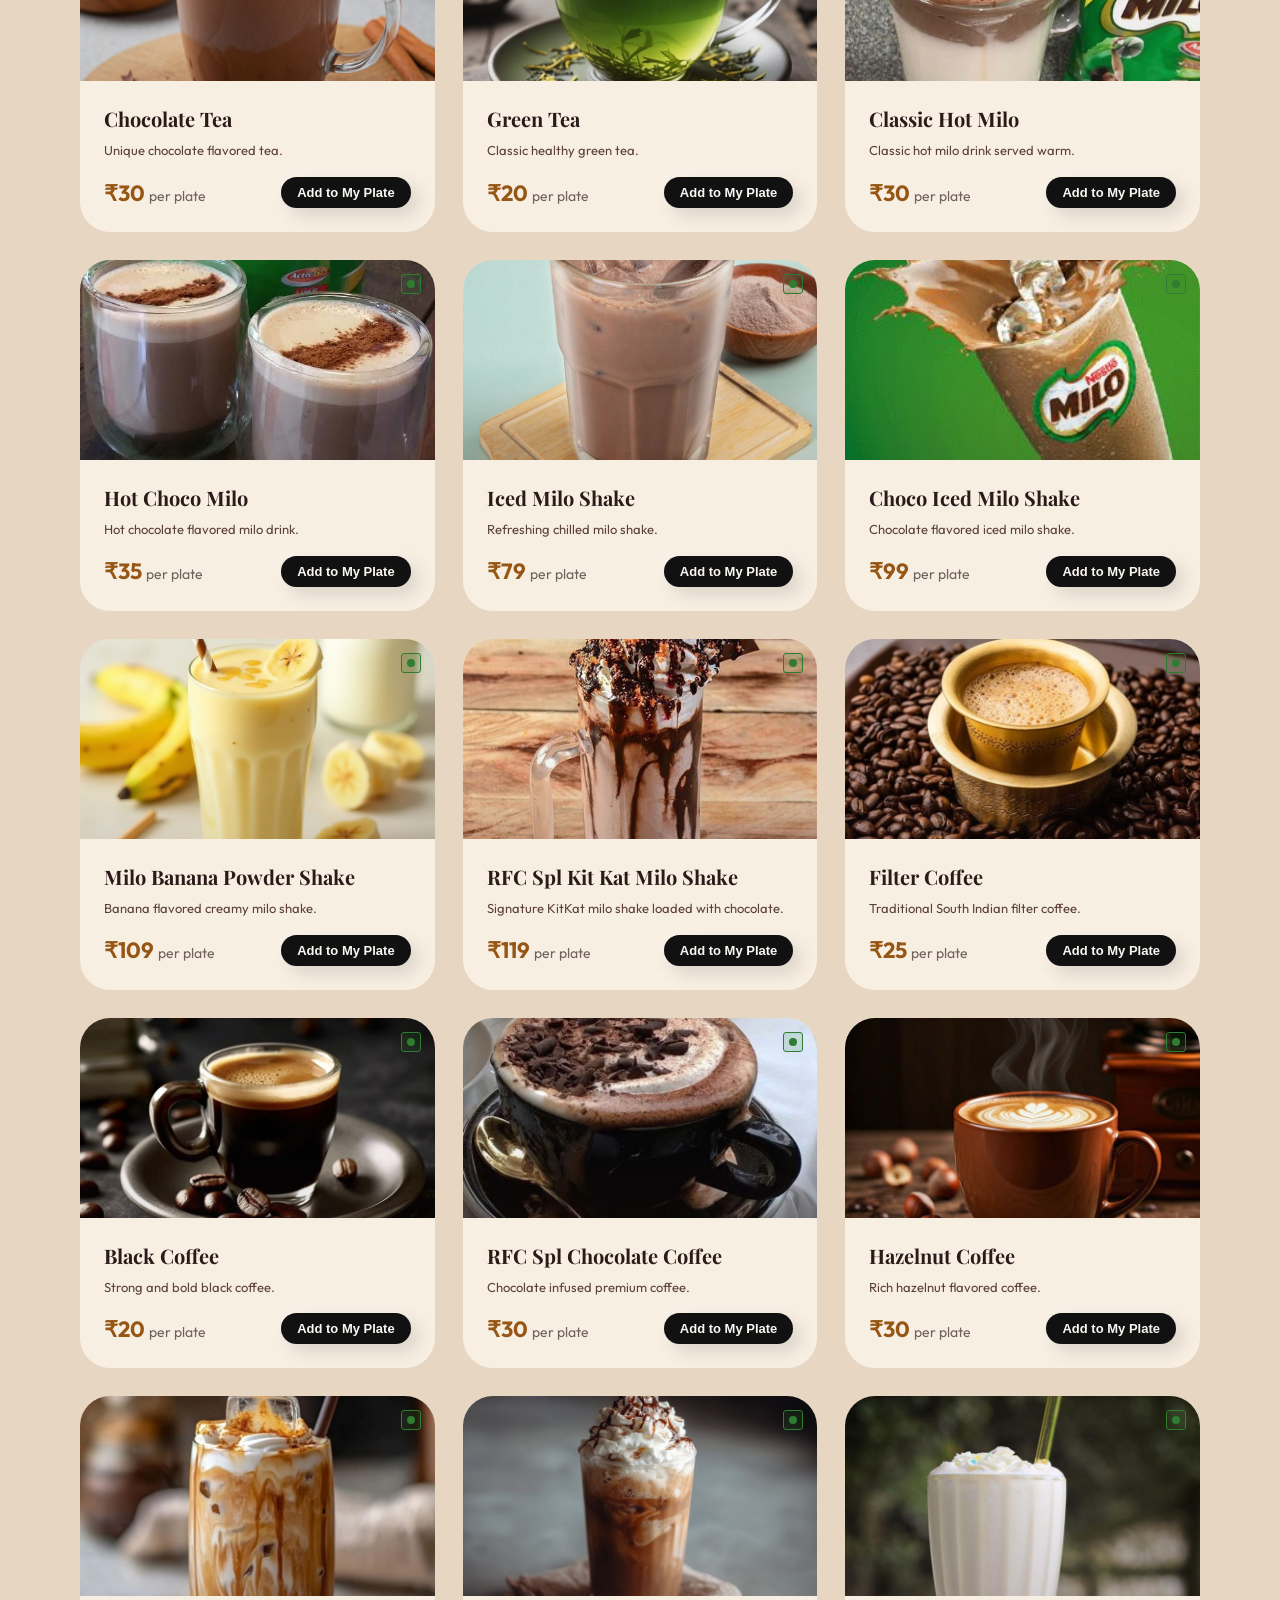
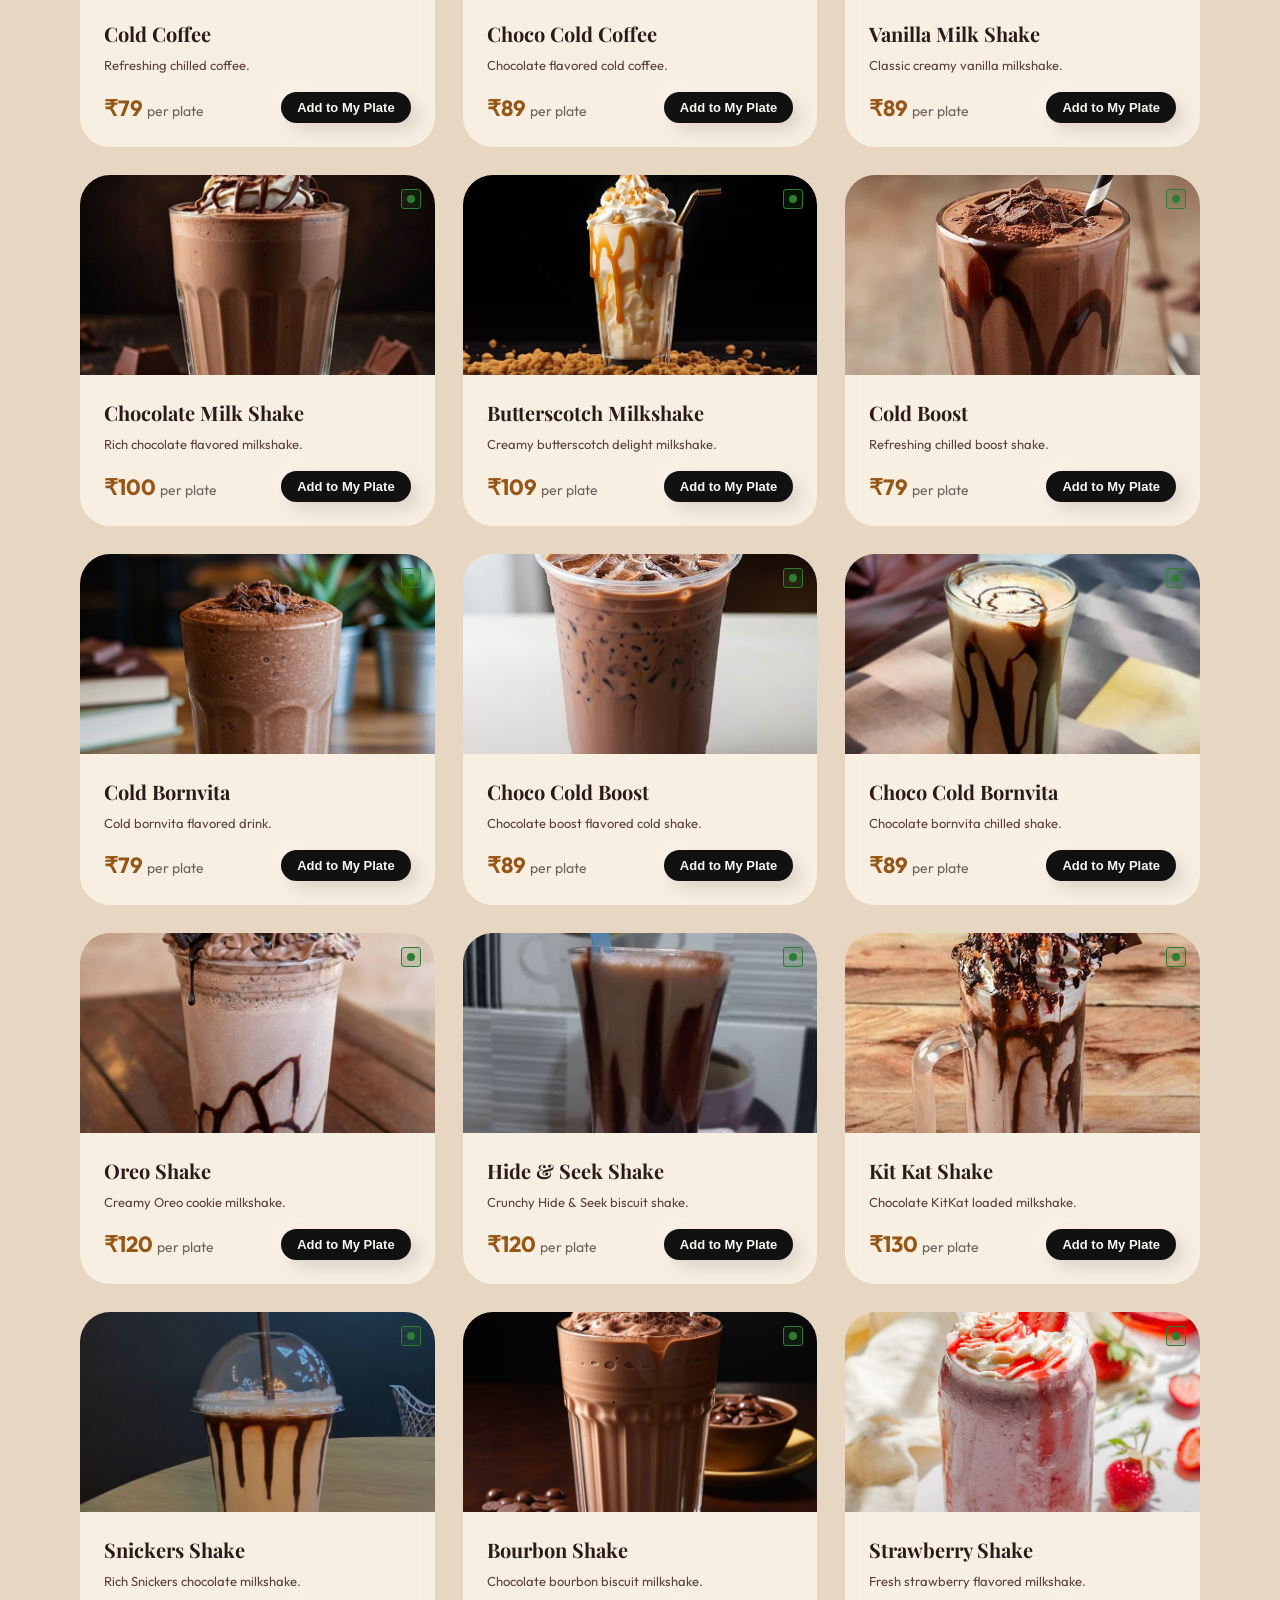
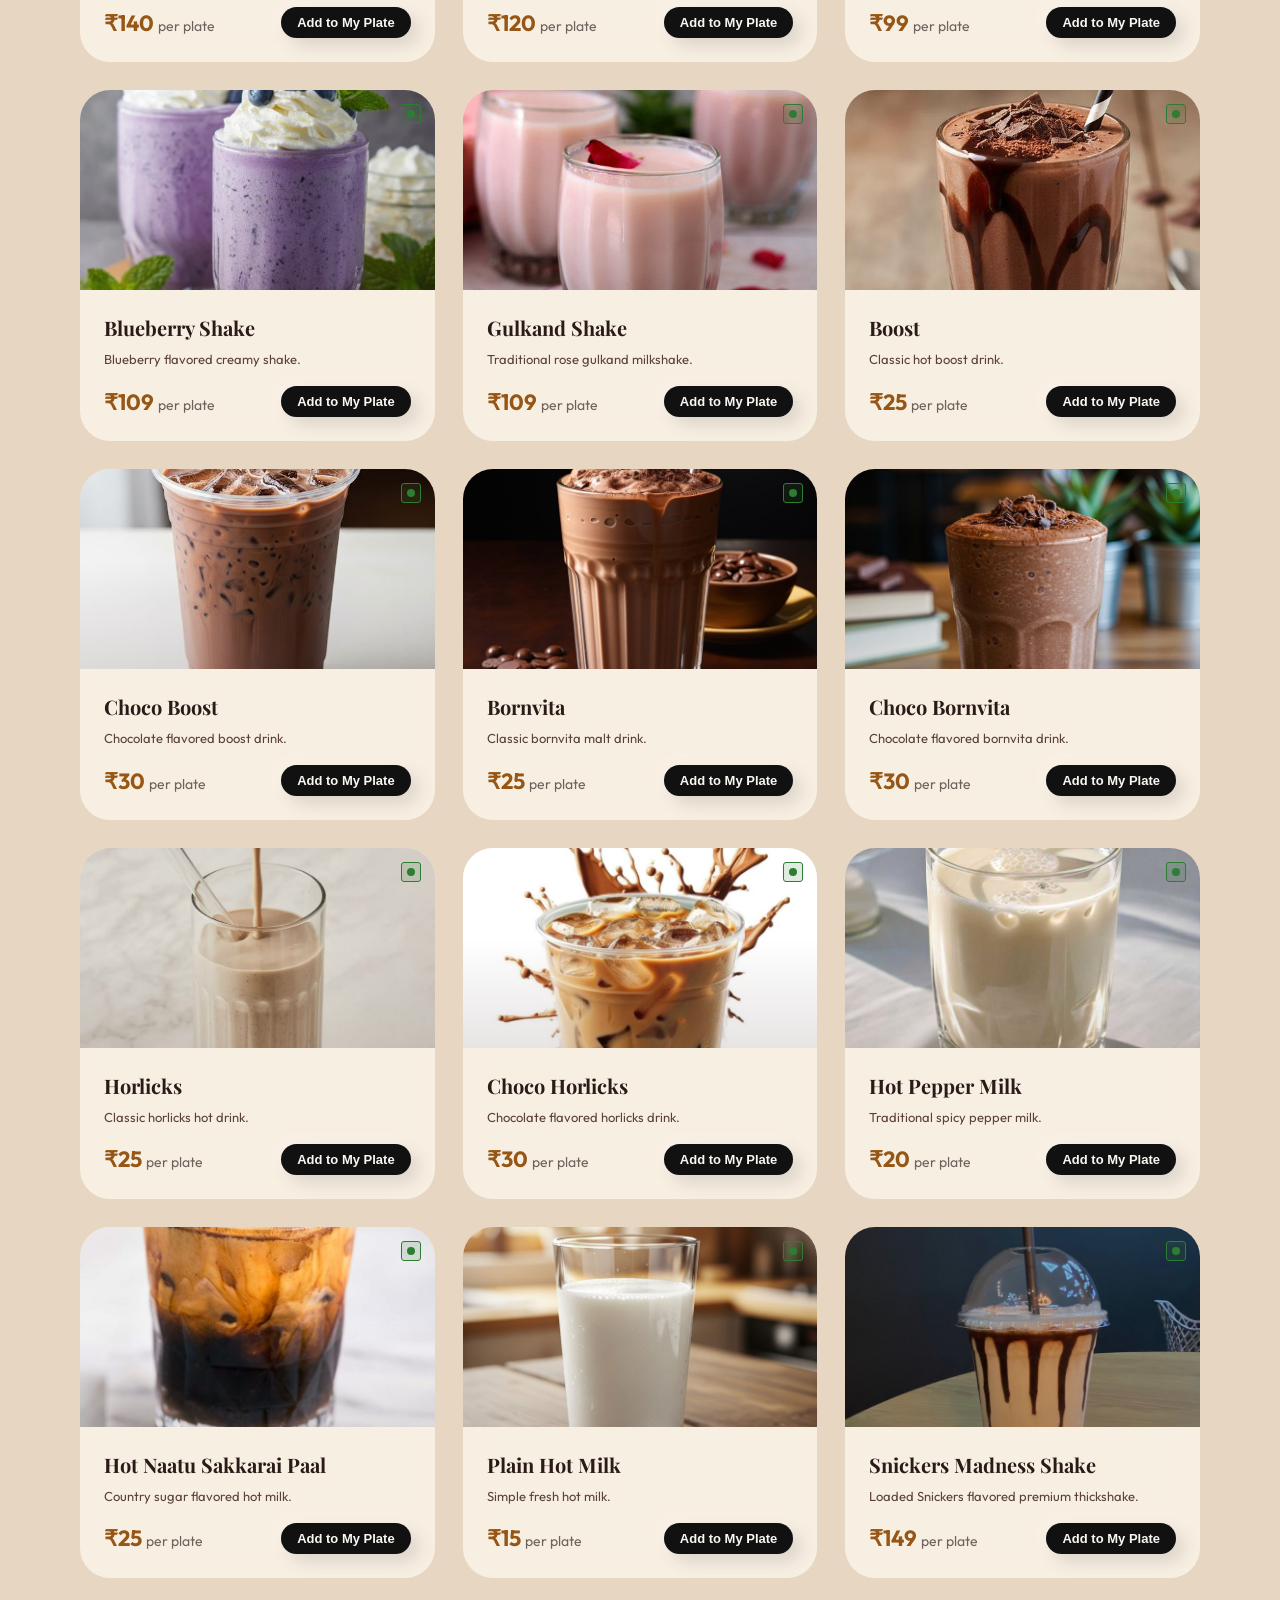
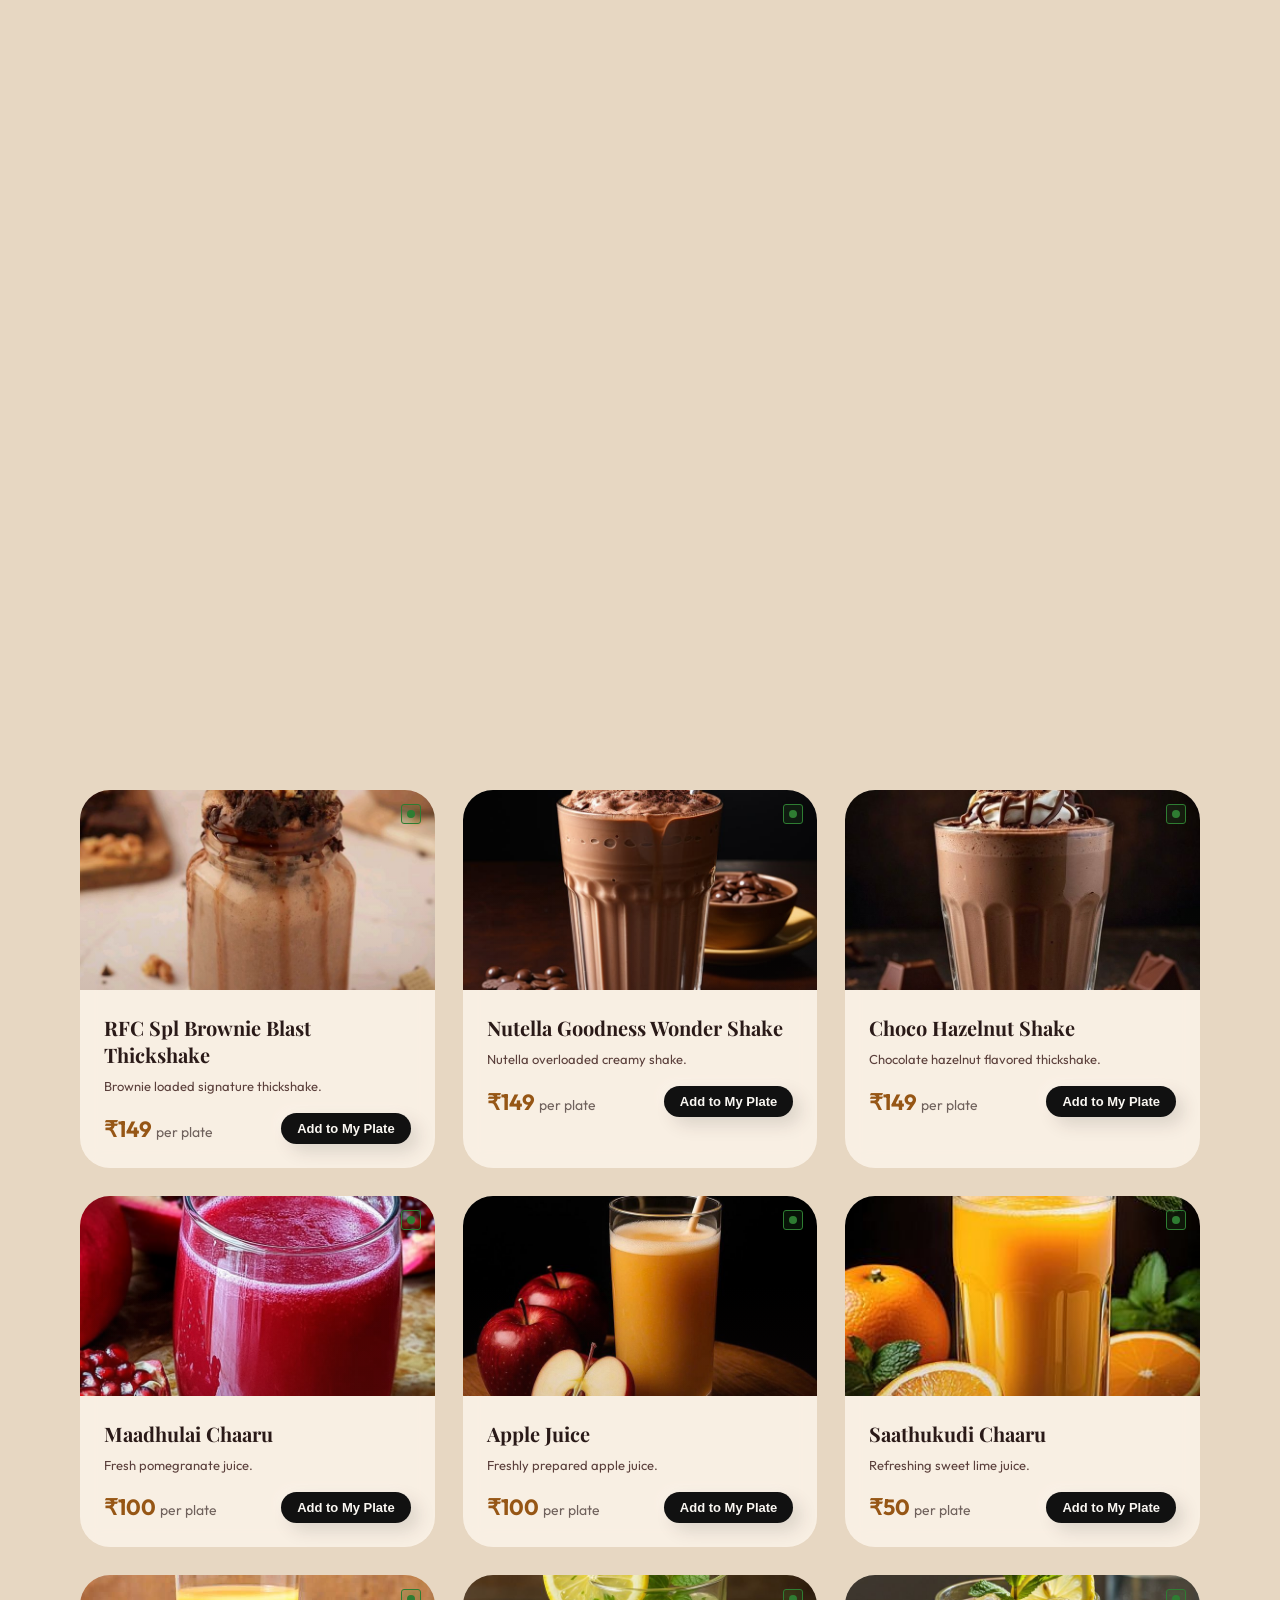
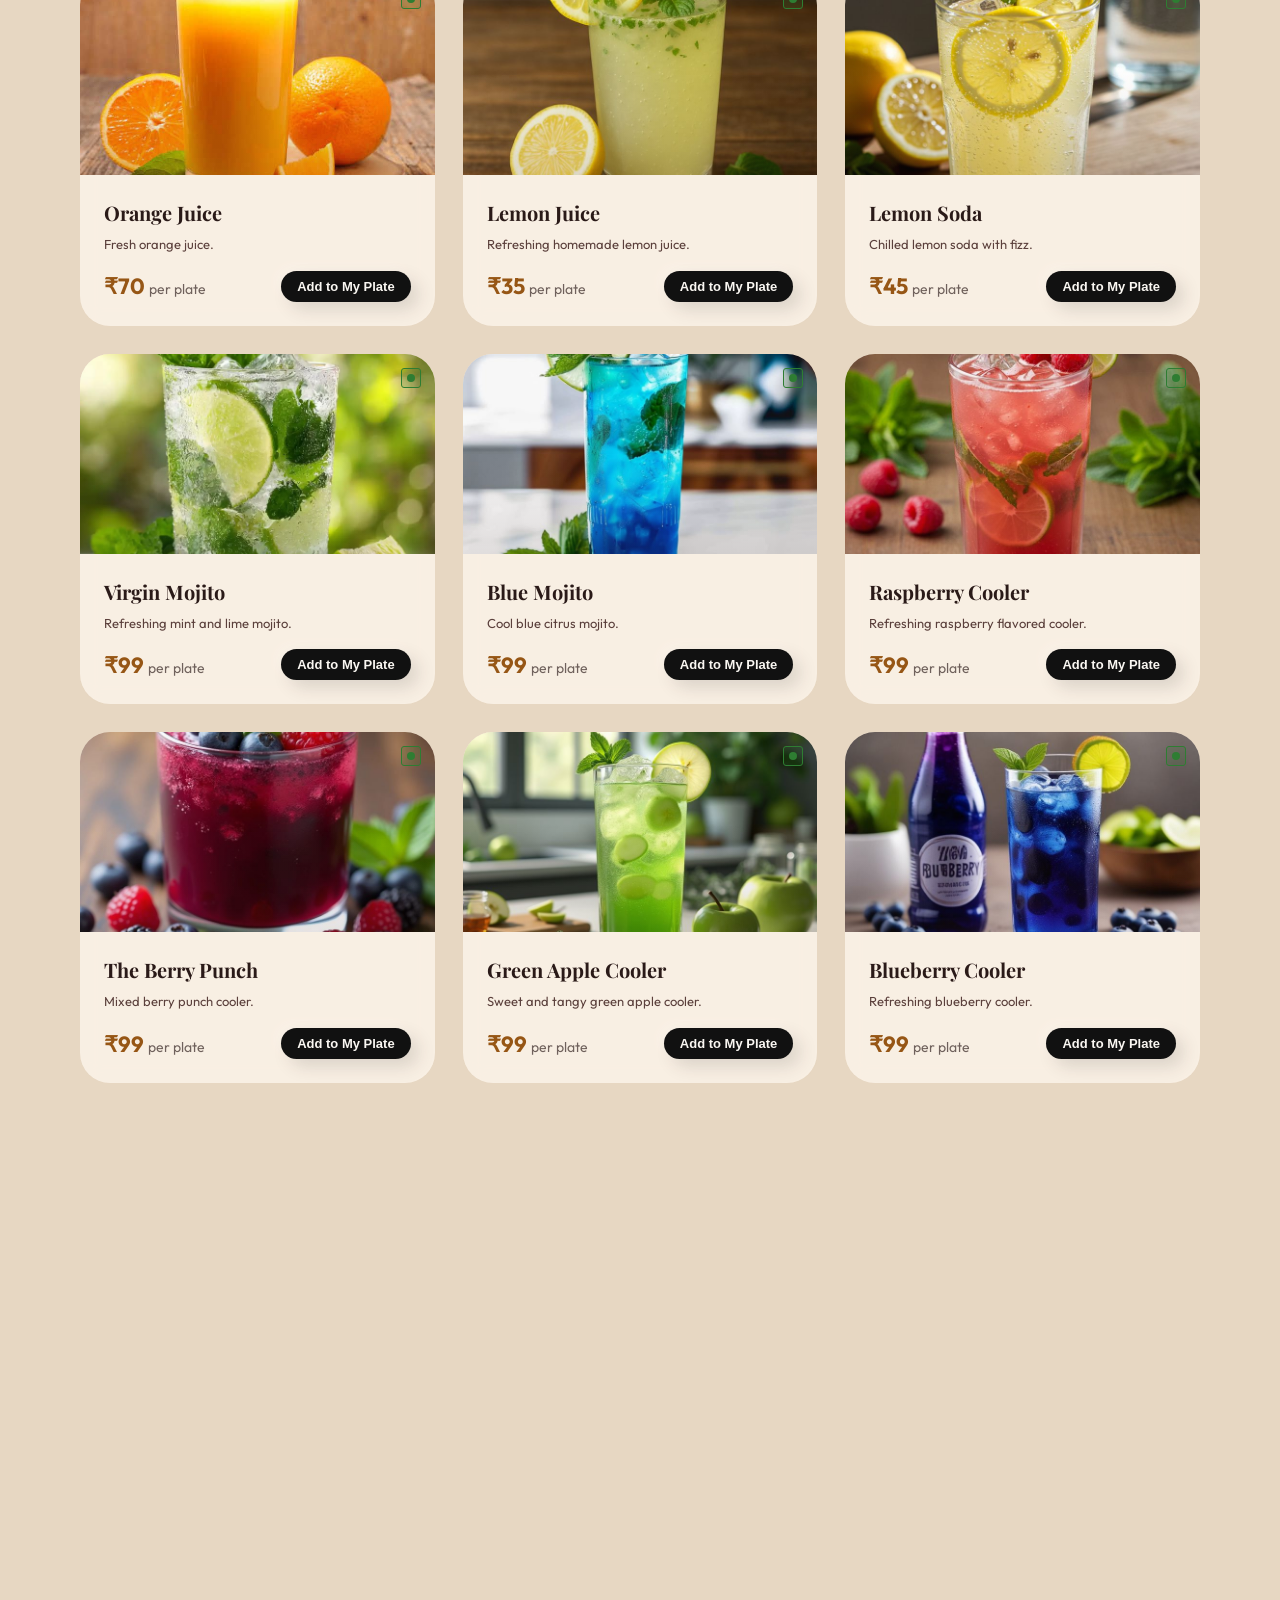
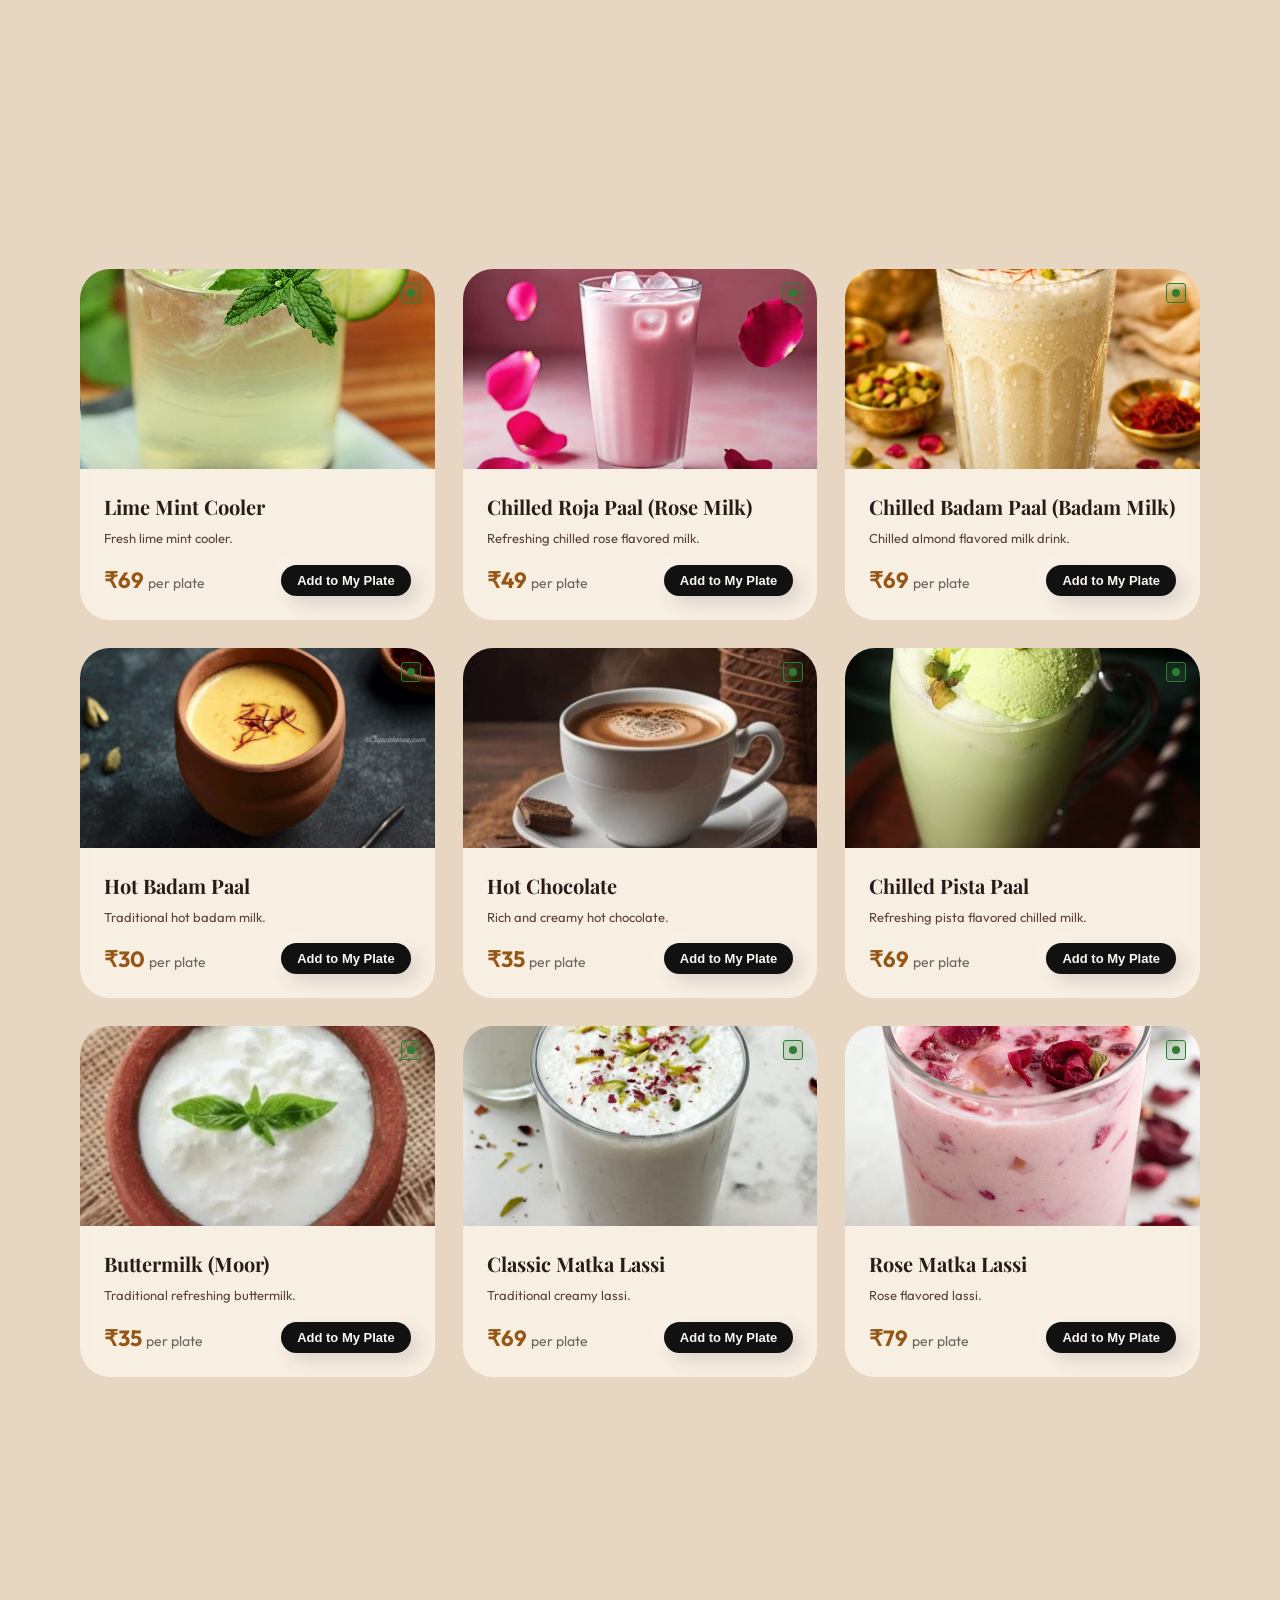
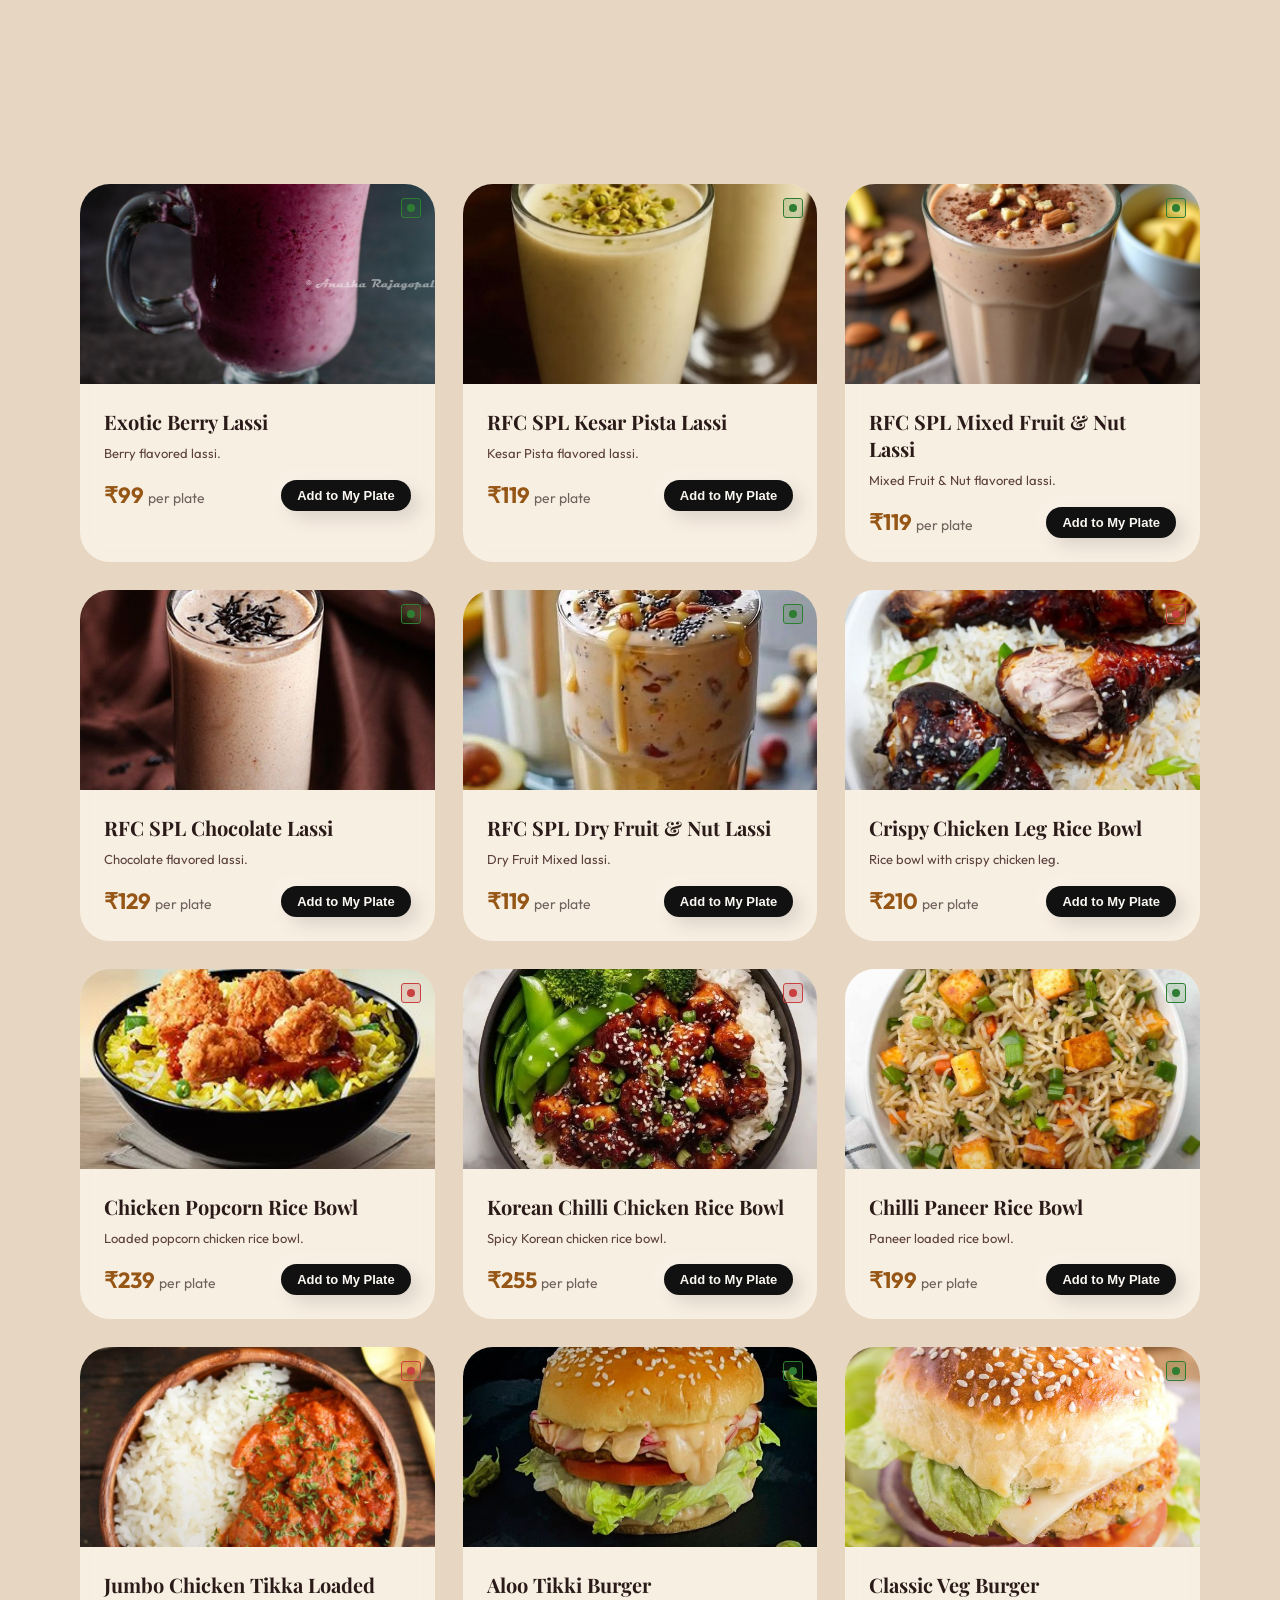
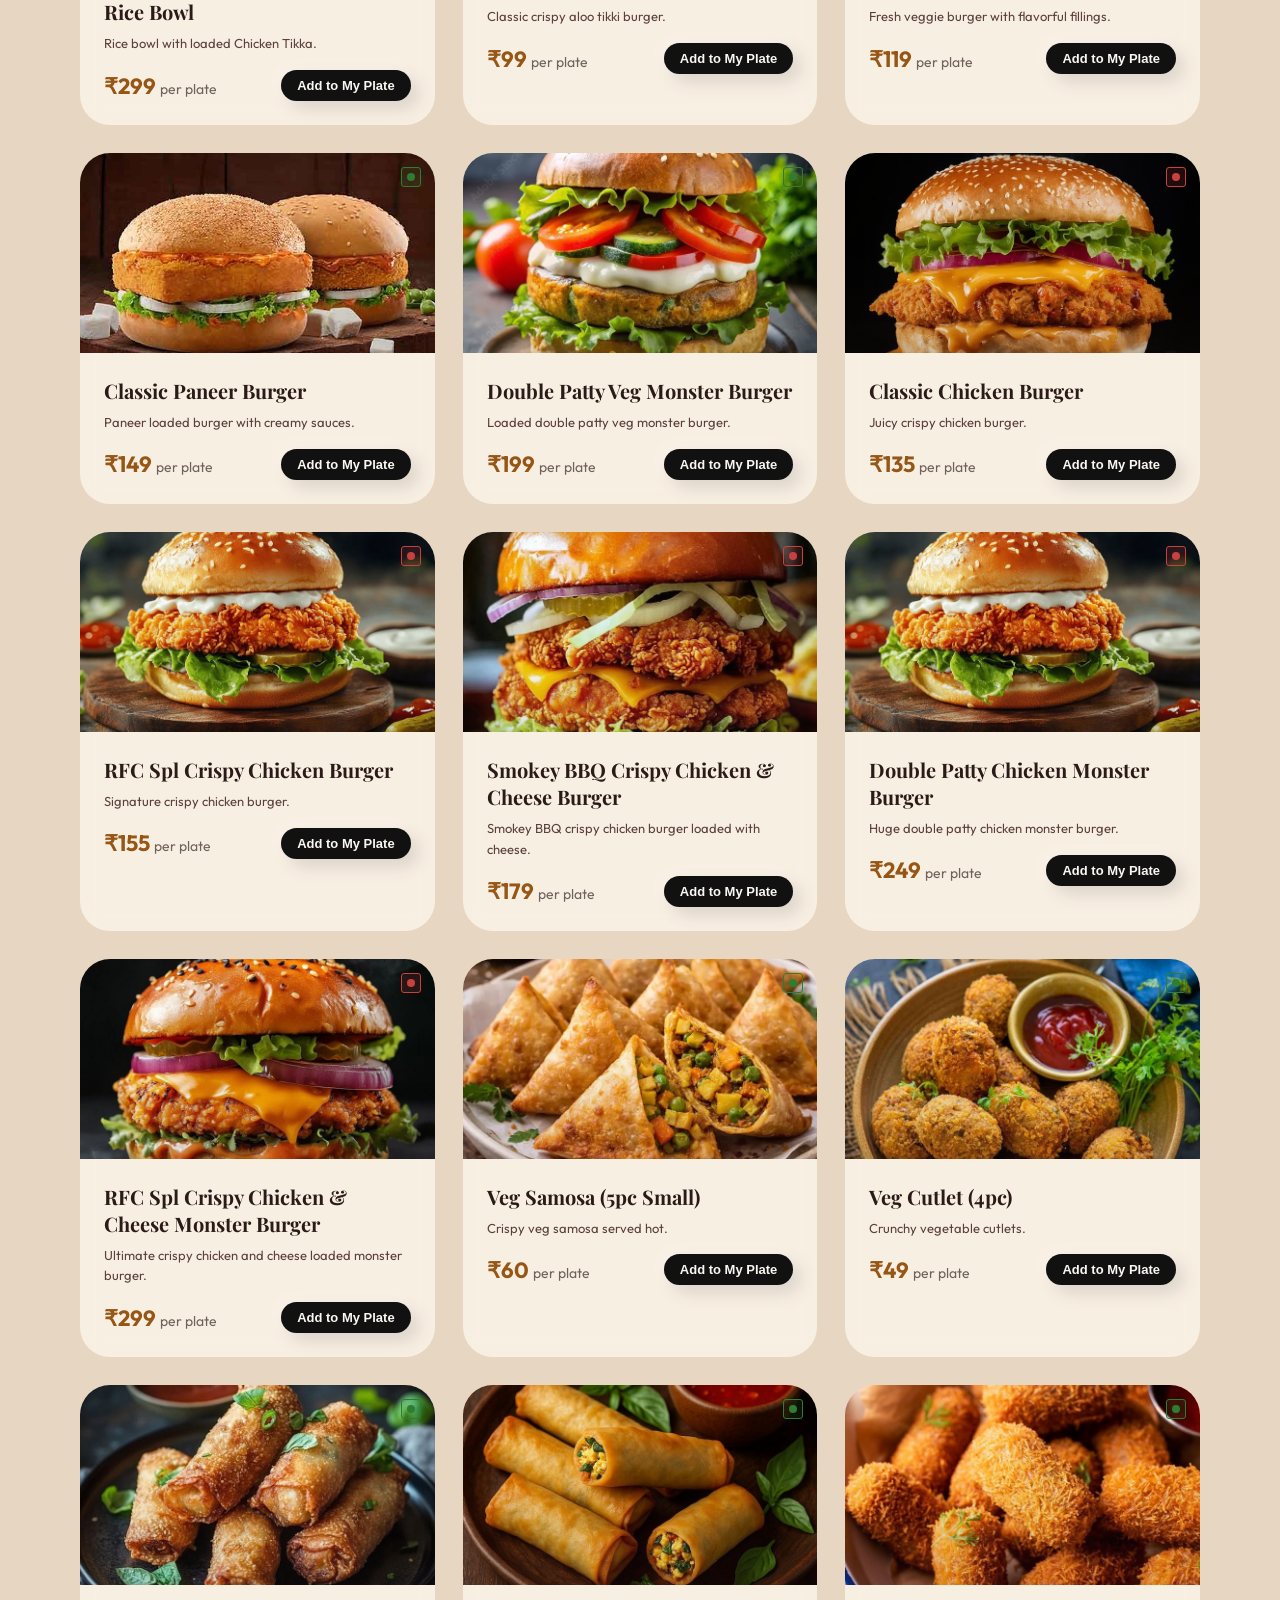
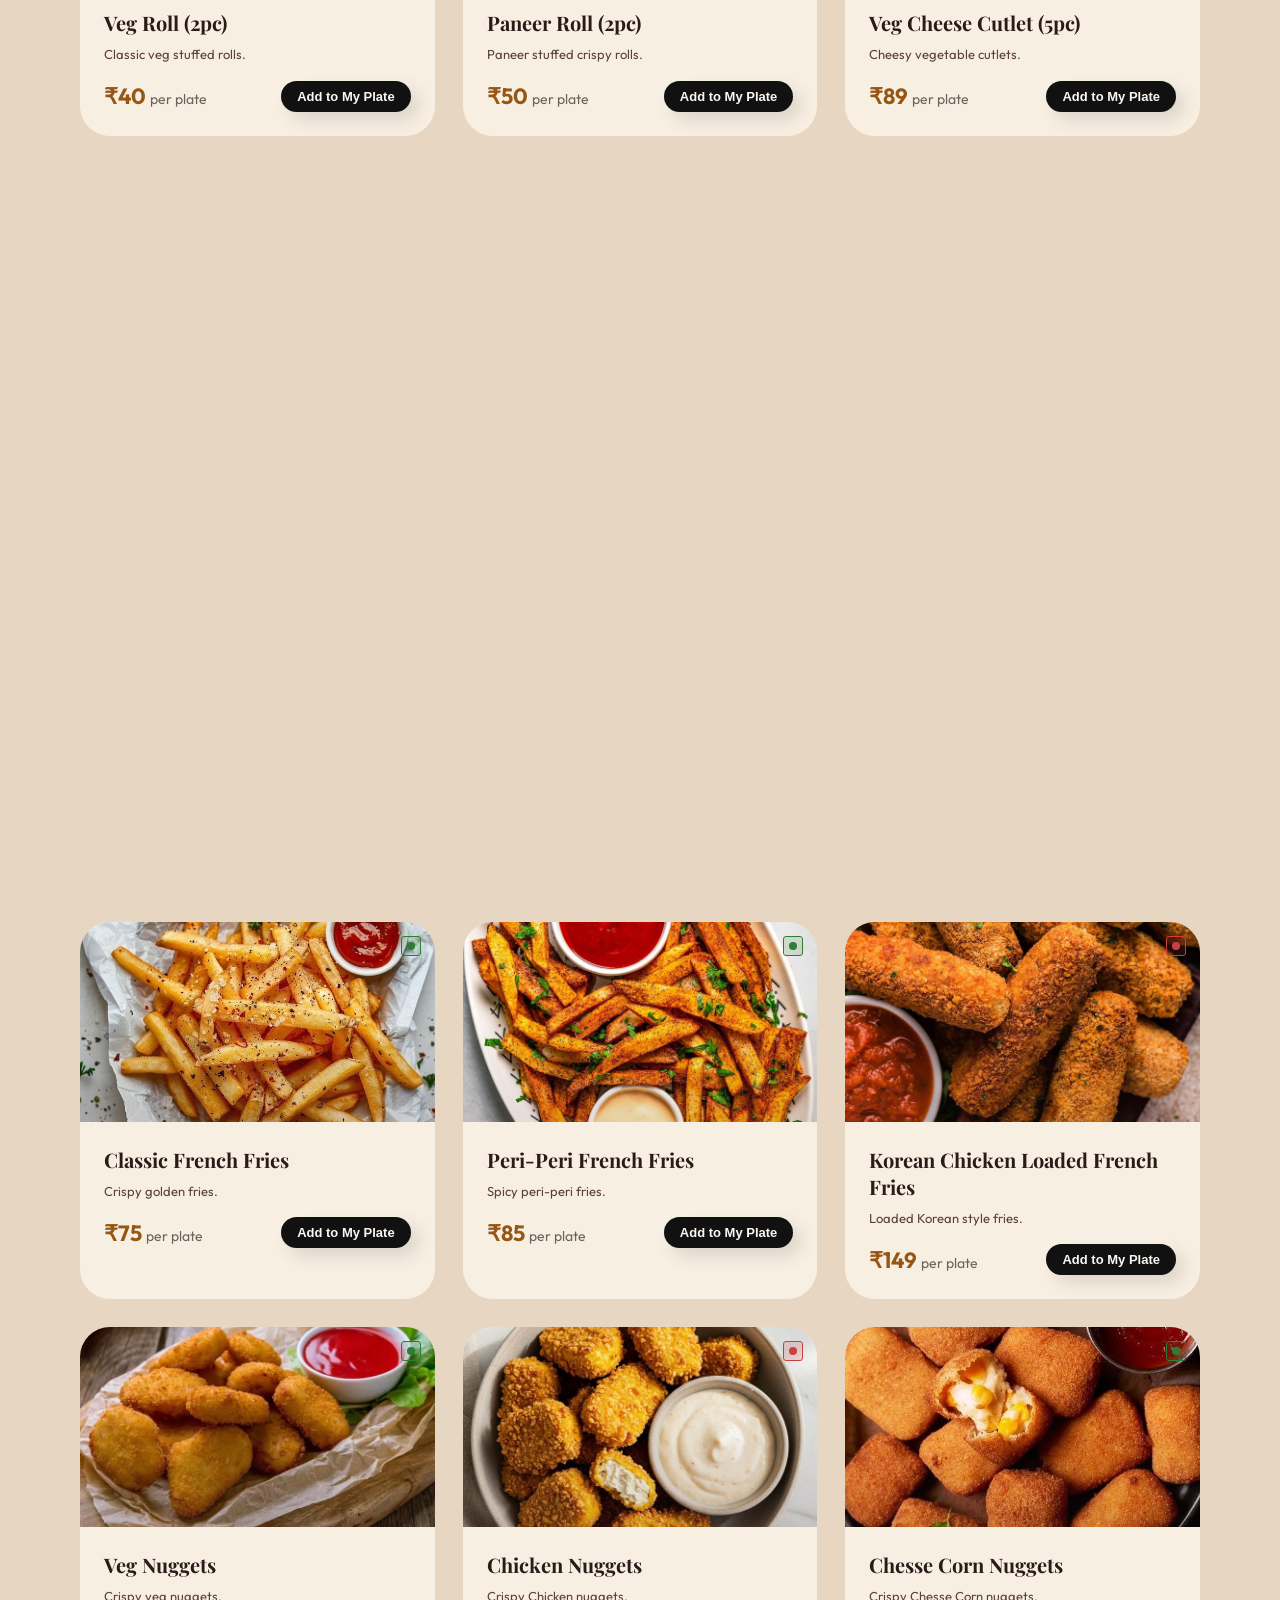
<file: Frontend/full-menu.html>
<!DOCTYPE html>
<html lang="en" data-theme="dark">
<head>
<script>
  (function() {
    const savedTheme = localStorage.getItem('theme') || 'light';
    document.documentElement.setAttribute('data-theme', savedTheme);
  })();
</script>
<meta charset="UTF-8">
<meta name="viewport" content="width=device-width, initial-scale=1.0">
<title>Full Menu - Renu's Food Corner</title>
<link href="https://fonts.googleapis.com/css2?family=Playfair+Display:ital,wght@0,400;0,700;0,900;1,400&family=Outfit:wght@300;400;500;600;700&family=Dancing+Script:wght@700&display=swap" rel="stylesheet">
<link rel="stylesheet" href="style.css">
<link rel="icon" type="image/png" href="images/logo.png">
<style>
  #nav {
    background: var(--bg2) !important;
    border-bottom: 1px solid var(--border) !important;
    padding: 16px 60px !important;
    box-shadow: var(--shadow-nav) !important;
  }
  @media(max-width:900px) {
    #nav {
      padding: 10px 24px !important;
    }
  }
</style>
</head>
<body>

<nav id="nav">
  <div style="display:flex; align-items:center; gap: 20px;">
    <a class="nav-logo">Renu's</a>
  </div>
  <div style="display:flex; align-items:center; gap:16px;">
    <button class="theme-toggle" onclick="toggleTheme()" aria-label="Toggle theme">
      <span class="sun-icon">☀️</span>
      <span class="moon-icon">🌙</span>
    </button>
    <a href="cart.html" class="cart-icon-btn" aria-label="View Cart">
      🍽️ <span class="cart-badge-count">0</span>
    </a>
    <a href="index.html" class="nav-order">← Back to Home</a>
  </div>
</nav>

<section class="menu-section" style="padding-top: 140px; min-height: 100vh;">
  <div class="reveal" style="text-align: center;">
    <span class="section-tag" style="display: block; margin: 0 auto 10px;">Our Complete Selection</span>
    <h2 class="section-title">Full <em>Menu</em></h2>
    <div class="section-line" style="margin: 0 auto;"></div>
  </div>
  
  <div class="menu-tabs reveal">
    <button class="tab active" onclick="filterMenu('all',this, false)">All</button>
    <button class="tab" onclick="filterMenu('tea',this, false)">Tea</button>
    <button class="tab" onclick="filterMenu('coffee',this, false)">Coffee</button>
    <button class="tab" onclick="filterMenu('milo',this, false)">Milo</button>
    <button class="tab" onclick="filterMenu('milkshake',this, false)">Milkshake</button>
    <button class="tab" onclick="filterMenu('flavoured_milk',this, false)">Flavoured Milk</button>
    <button class="tab" onclick="filterMenu('regular',this, false)">Regular</button>
    <button class="tab" onclick="filterMenu('thickshake',this, false)">Premium Thickshakes</button>
    <button class="tab" onclick="filterMenu('juice',this, false)">Fresh Juice</button>
    <button class="tab" onclick="filterMenu('cooler',this, false)">Cooler</button>
    <button class="tab" onclick="filterMenu('lassi',this, false)">Lassi</button>
    <button class="tab" onclick="filterMenu('snacks',this, false)">Snacks</button>
    <button class="tab" onclick="filterMenu('munchies',this, false)">Happy Munchies</button>
    <button class="tab" onclick="filterMenu('chicken_solo',this, false)">Crispy Chicken Solo</button>
    <button class="tab" onclick="filterMenu('bucket',this, false)">Bucket Chicken</button>
    <button class="tab" onclick="filterMenu('maggi',this, false)">Maggi</button>
    <button class="tab" onclick="filterMenu('bread_omelette',this, false)">Bread Omelette</button>
    <button class="tab" onclick="filterMenu('sandwich',this, false)">Sandwich</button>
    <button class="tab" onclick="filterMenu('fastfood',this, false)">Burger</button>
    
    <button class="tab" onclick="filterMenu('pizza',this, false)">Pizza</button>
    <button class="tab" onclick="filterMenu('pasta',this, false)">Pasta</button>
    <button class="tab" onclick="filterMenu('rice',this, false)">Rice Bowl</button>
    <button class="tab" onclick="filterMenu('frankie',this, false)">Frankie Roll Menus</button>
    <button class="tab" onclick="filterMenu('momos',this, false)">Momos</button>
    <button class="tab" onclick="filterMenu('waffle',this, false)">Waffle</button>
    <button class="tab" onclick="filterMenu('dessert',this, false)">Dessert</button>
    <button class="tab" onclick="filterMenu('falooda',this, false)">Falooda</button>
  </div>
  <div class="menu-grid" id="menuGrid"></div>
</section>

<!-- FOOTER -->
<footer style="margin-top: 40px; padding-top: 40px;">
  <div class="footer-bottom" style="border-top: none; padding-top: 0;">
    <span>© 2024 Renu's Food Corner. Made with ❤️ in TTP.</span>
    <span>Designed with love for great food</span>
  </div>
</footer>

<script src="script.js"></script>
</body>
</html>
</file>
<file: Frontend/style.css>
@import url('https://fonts.googleapis.com/css2?family=Playfair+Display:ital,wght@0,400;0,700;0,900;1,400&family=Outfit:wght@300;400;500;700&display=swap');

[data-theme="dark"] {

  /* Espresso Luxury Theme */

  --bg: #181312;
  --bg2: #211917;
  --bg3: #2A211E;

  --surface: #332724;
  --surface2: #40312D;

  --gold: #c78f3a;
  --gold2: #E5BC7A;
  --gold3: #bb7f30;

  --cream: #F3E6D4;
  --cream2: #E7D7C2;

  --text: #F5EBDD;
  --text2: #CDBBA4;
  --text3: #8D7A66;

  --red: #C95050;
  --red2: #E06565;

  --border: rgba(212,167,98,0.14);
  --border2: rgba(212,167,98,0.28);

  --glow: rgba(212,167,98,0.10);

  --radius-card: 26px;
  --radius-btn: 34px;

  --shadow-card:
    0 12px 32px rgba(0,0,0,0.45);

  --shadow-card-hover:
    0 18px 48px rgba(0,0,0,0.58),
    0 0 24px rgba(212,167,98,0.12);

  --shadow-btn:
    0 0 18px rgba(212,167,98,0.18);

  --shadow-btn-hover:
    0 0 28px rgba(212,167,98,0.32);

  --shadow-nav:
    0 10px 34px rgba(0,0,0,0.52);

  --btn-primary-bg: var(--gold);
  --btn-primary-text: #181312;
  --btn-primary-hover: var(--gold2);

  --btn-sec-bg: var(--surface);
  --btn-sec-text: var(--text);

  --btn-sec-hover: var(--surface2);
  --btn-sec-border: 1px solid var(--border);

  --tab-active-bg: var(--gold);
  --tab-active-text: #181312;

  --hero-gradient:
    radial-gradient(circle at top right,
      rgba(212,167,98,0.08),
      transparent 35%),

    radial-gradient(circle at bottom left,
      rgba(107,62,56,0.18),
      transparent 35%),

    linear-gradient(
      145deg,
      #181312 0%,
      #211917 45%,
      #2A211E 100%
    );
}

/* Dark theme — espresso surfaces & gold accents */
[data-theme="dark"] body {
  background: var(--hero-gradient);
  background-attachment: fixed;
  color: var(--text);
}

[data-theme="dark"] .page-loader {
  background:
    radial-gradient(ellipse at 50% 30%, rgba(212, 167, 98, 0.1) 0%, transparent 55%),
    #1E1A1A;
}

[data-theme="dark"] .loader-logo {
  border-color: rgba(212, 167, 98, 0.4);
}

[data-theme="dark"] .theme-toggle {
  background: var(--surface);
  border-color: var(--border2);
  box-shadow: var(--shadow-card);
}

[data-theme="dark"] nav.scrolled {
  background: rgba(30, 26, 26, 0.94);
  border-bottom: 1px solid var(--border);
}

[data-theme="dark"] .nav-logo {
  color: var(--gold);
  text-shadow: 0 0 24px rgba(212, 167, 98, 0.35);
}

[data-theme="dark"] .hero-badge {
  background: rgba(74, 44, 42, 0.6);
  border-color: var(--border2);
  color: var(--gold);
}

[data-theme="dark"] .hero-title {
  color: var(--text);
}

[data-theme="dark"] .parallax-bg {
  background: radial-gradient(ellipse at 50% 50%, rgba(212, 167, 98, 0.06) 0%, transparent 70%);
}

[data-theme="dark"] .specials-bg {
  background: radial-gradient(ellipse 80% 60% at 70% 50%, rgba(212, 167, 98, 0.08) 0%, transparent 70%);
}

[data-theme="dark"] .cta-bg {
  background: conic-gradient(from 180deg at 50% 120%, transparent 60deg, rgba(212, 167, 98, 0.06) 120deg, transparent 180deg);
}

[data-theme="dark"] .badge-new,
[data-theme="dark"] .testi-avatar {
  color: #1E1A1A;
}

[data-theme="dark"] .section-title,
[data-theme="dark"] .menu-card-name,
[data-theme="dark"] .why-card h3,
[data-theme="dark"] .special-item-name {
  color: var(--text);
}

[data-theme="dark"] .menu-card-desc,
[data-theme="dark"] .why-card p,
[data-theme="dark"] .footer-desc {
  color: var(--text2);
}

[data-theme="dark"] .franchise-image {
  border-color: var(--border2);
  box-shadow: 0 18px 50px rgba(0, 0, 0, 0.5);
}

[data-theme="light"] {

  /* Minimal Premium Cafe Light Theme */

  --bg: #F7EFE5;
  --bg2: #EFE2D2;
  --bg3: #E7D7C2;

  --surface: #F8F1E7;
  --surface2: #EADBC8;

  --cream: #FFF8F0;
  --cream2: #F3E6D4;

  --gold: #965615;
  --gold2: #E2B788;
  --gold3: #B88746;

  --text: #2a1a18;
  --text2: #5B403C;
  --text3: rgba(37, 22, 20, 0.65);

  --red: #C95050;
  --red2: #E06565;

  --border: rgba(59,35,33,0.06);
  --border2: rgba(59,35,33,0.04);

  --glow: rgba(255,220,190,0.18);

  --radius-card: 30px;
  --radius-btn: 34px;

  /* Removed messy neumorphism shadows */
  --shadow-card: none;

  --shadow-card-hover:
    0 8px 18px rgba(0,0,0,0.04);

  --shadow-btn: none;

  --shadow-btn-hover:
    0 4px 12px rgba(0,0,0,0.05);

  --shadow-nav: none;

  --btn-primary-bg: #111111;
  --btn-primary-text: #FAF7F2;
  --btn-primary-hover: #3B2321;

  --btn-sec-bg: #FFF8F0;
  --btn-sec-text: #111111;
  --btn-sec-hover: #EFE2D2;
  --btn-sec-border: 1px solid rgba(59,35,33,0.05);

  --tab-active-bg: #111111;
  --tab-active-text: #FAF7F2;

  --hero-gradient:
    radial-gradient(circle at top right,
      rgba(255,220,190,0.22),
      transparent 40%),

    radial-gradient(circle at bottom left,
      rgba(212,167,98,0.08),
      transparent 40%),

    linear-gradient(
      145deg,
      #F7EFE5 0%,
      #EFE2D2 50%,
      #E7D7C2 100%
    );
}

/* Clean Minimal Components */

[data-theme="light"] .menu-card,
[data-theme="light"] .feat-card,
[data-theme="light"] .why-card,
[data-theme="light"] .testi-card,
[data-theme="light"] .gallery-card,
[data-theme="light"] .franchise-panel,
[data-theme="light"] .theme-toggle,
[data-theme="light"] .menu-tabs,
[data-theme="light"] .social-btn,
[data-theme="light"] .btn-primary,
[data-theme="light"] .btn-secondary,
[data-theme="light"] .nav-order {
  box-shadow: none !important;
}

/* Soft Hover Only */

[data-theme="light"] .menu-card:hover,
[data-theme="light"] .feat-card:hover,
[data-theme="light"] .why-card:hover,
[data-theme="light"] .gallery-card:hover,
[data-theme="light"] .testi-card:hover {
  transform: translateY(-4px);
  transition: 0.35s ease;
  box-shadow: 0 8px 18px rgba(0,0,0,0.04);
}

/* Navbar */

[data-theme="light"] nav.scrolled {
  background: rgba(248,241,231,0.82);
  backdrop-filter: blur(18px);
  border-bottom: 1px solid rgba(59,35,33,0.05);
}

/* Buttons */

[data-theme="light"] .btn-primary:hover,
[data-theme="light"] .nav-order:hover {
  transform: translateY(-2px);
}

[data-theme="light"] .btn-secondary:hover {
  background: #EFE2D2;
}

/* Tabs */

[data-theme="light"] .menu-tabs {
  border: 1px solid rgba(59,35,33,0.05);
}

/* Cards */

[data-theme="light"] .menu-card,
[data-theme="light"] .feat-card,
[data-theme="light"] .why-card,
[data-theme="light"] .testi-card,
[data-theme="light"] .franchise-panel {
  border: 1px solid rgba(59,35,33,0.05);
  background: rgba(255,248,240,0.72);
  backdrop-filter: blur(10px);
}

/* Typography */

[data-theme="light"] .hero-title,
[data-theme="light"] .section-title,
[data-theme="light"] .menu-card-name,
[data-theme="light"] .why-card h3 {
  color: #3B2321;
}

[data-theme="light"] .menu-card-desc,
[data-theme="light"] .footer-desc,
[data-theme="light"] .why-card p {
  color: #5B403C;
}

/* Light theme — neumorphic surfaces & warm lighting */
[data-theme="light"] body {
  background: var(--hero-gradient);
  background-attachment: fixed;
  color: var(--text);
}

[data-theme="light"] .page-loader {
  background:
    radial-gradient(ellipse at 50% 30%, rgba(255, 210, 190, 0.35) 0%, transparent 55%),
    linear-gradient(165deg, #F3E6D4, #EADBC8);
}

[data-theme="light"] .loader-logo {
  border-color: rgba(212, 167, 98, 0.45);
  filter: drop-shadow(12px 12px 24px rgba(0, 0, 0, 0.08));
}

[data-theme="light"] ::-webkit-scrollbar-thumb {
  background: #D4A762;
}

[data-theme="light"] .theme-toggle {
  background: var(--surface);
  border: none;
  box-shadow: var(--shadow-card);
}

[data-theme="light"] .theme-toggle:hover {
  border-color: transparent;
  box-shadow: var(--shadow-card-hover);
}

[data-theme="light"] nav.scrolled {
  background: rgba(247, 239, 229, 0.92);
  border-bottom: none;
  backdrop-filter: blur(20px);
}

[data-theme="light"] .nav-logo {
  color: var(--gold);
  text-shadow: none;
}

[data-theme="light"] .nav-links a {
  color: var(--text2);
}

[data-theme="light"] .nav-links a:hover {
  color: var(--text);
}

[data-theme="light"] .hero-badge {
  background: var(--surface);
  border: none;
  color: var(--gold);
  box-shadow: var(--shadow-card);
}

[data-theme="light"] .hero-title {
  color: var(--text);
}

[data-theme="light"] .hero-title span {
  color: var(--gold);
}

[data-theme="light"] .particle {
  background: var(--gold2);
}

[data-theme="light"] .dish-scene {
  background: var(--surface);
  box-shadow: var(--shadow-card);
  font-size: 120px;
}

[data-theme="light"] .dish-scene::before {
  background: rgba(255, 255, 255, 0.5);
  border-color: rgba(255, 255, 255, 0.9);
}

[data-theme="light"] .parallax-bg {
  background: radial-gradient(ellipse at 50% 50%, rgba(255, 210, 190, 0.25) 0%, transparent 70%);
}

[data-theme="light"] .parallax-strip {
  background: var(--bg2);
  box-shadow: inset 0 1px 0 rgba(255, 255, 255, 0.6);
}

[data-theme="light"] .strip-item {
  border-right-color: rgba(59, 35, 33, 0.08);
}

[data-theme="light"] .feat-card,
[data-theme="light"] .menu-card,
[data-theme="light"] .special-item,
[data-theme="light"] .why-card,
[data-theme="light"] .testi-card,
[data-theme="light"] .franchise-panel,
[data-theme="light"] .gallery-card {
  border: none;
}

[data-theme="light"] .feat-card:hover,
[data-theme="light"] .menu-card:hover,
[data-theme="light"] .special-item:hover,
[data-theme="light"] .why-card:hover,
[data-theme="light"] .testi-card:hover {
  border-color: transparent;
}

[data-theme="light"] .menu-card:hover {
  box-shadow: var(--shadow-card-hover);
}

[data-theme="light"] .menu-card-img::after {
  background: linear-gradient(to top, rgba(59, 35, 33, 0.12), transparent 55%);
}

[data-theme="light"] .menu-tabs {
  background: var(--surface);
  border: none;
  box-shadow: var(--shadow-card);
}

[data-theme="light"] .tab:hover:not(.active) {
  color: var(--text);
}

[data-theme="light"] .badge-new {
  background: var(--gold);
  color: #FAF7F2;
}

[data-theme="light"] .specials-bg {
  background: radial-gradient(ellipse 80% 60% at 70% 50%, rgba(255, 210, 190, 0.3) 0%, transparent 70%);
}

[data-theme="light"] .animated-chicken {
  box-shadow: var(--shadow-card);
}

[data-theme="light"] .gallery-card:hover {
  box-shadow: var(--shadow-card-hover);
}

[data-theme="light"] .cta-bg {
  background: conic-gradient(from 180deg at 50% 120%, transparent 60deg, rgba(255, 210, 190, 0.2) 120deg, transparent 180deg);
}

[data-theme="light"] .testi-avatar {
  color: #FAF7F2;
  box-shadow: var(--shadow-btn);
}

[data-theme="light"] .franchise-image {
  box-shadow: var(--shadow-card);
  border: none;
}

[data-theme="light"] .social-btn {
  border: none;
  box-shadow: var(--shadow-btn);
}

[data-theme="light"] .social-btn:hover {
  box-shadow: var(--shadow-card);
}

[data-theme="light"] .btn-primary,
[data-theme="light"] .nav-order,
[data-theme="light"] .order-item-btn {
  box-shadow: 8px 8px 18px rgba(0, 0, 0, 0.12), -4px -4px 12px rgba(255, 255, 255, 0.15);
}

[data-theme="light"] .btn-primary:hover,
[data-theme="light"] .nav-order:hover {
  box-shadow: 6px 6px 14px rgba(0, 0, 0, 0.15);
}

[data-theme="light"] .btn-secondary {
  box-shadow: var(--shadow-btn);
}

[data-theme="light"] .section-title {
  color: var(--text);
}

[data-theme="light"] .menu-card-name,
[data-theme="light"] .why-card h3,
[data-theme="light"] .special-item-name {
  color: var(--text);
}
* { margin:0; padding:0; box-sizing:border-box; }
html { scroll-behavior:smooth; }
body {
  font-family:'Outfit', sans-serif;
  background:var(--bg);
  color:var(--text);
  overflow-x:hidden;
  transition: background 0.4s, color 0.4s;
}
body.is-loading {
  overflow: hidden;
}

/* ── PAGE LOADER ── */
.page-loader {
  position: fixed;
  inset: 0;
  z-index: 3000;
  display: flex;
  align-items: center;
  justify-content: center;
  background: radial-gradient(ellipse at top, rgba(212, 167, 98, 0.1) 0%, transparent 60%), #1E1A1A;
  transition: opacity 0.5s ease, visibility 0.5s ease;
}
.page-loader.hidden {
  opacity: 0;
  visibility: hidden;
  pointer-events: none;
}
.loader-content {
  text-align: center;
  padding: 20px;
}
.loader-logo {
  width: min(64vw, 320px);
  max-width: 320px;
  min-width: 190px;
  aspect-ratio: 1 / 1;
  height: auto;
  object-fit: cover;
  object-position: center;
  border-radius: 50%;
  border: 2px solid rgba(212, 167, 98, 0.4);
  animation: logo-zoom-in 1s ease-in-out forwards;
  filter: drop-shadow(0 14px 30px rgba(0,0,0,0.45));
}


@keyframes logo-zoom-in {
  0% { transform: scale(0.88); opacity: 0.6; }
  100% { transform: scale(1); opacity: 1; }
}

/* ── SCROLLBAR ── */
::-webkit-scrollbar { width:6px; }
::-webkit-scrollbar-track { background:var(--bg); }
::-webkit-scrollbar-thumb { background:var(--gold3); border-radius:3px; }

/* ── THEME TOGGLE ── */
.theme-toggle {
  z-index:1000;
  width:42px; height:42px; border-radius:50%;
  background:var(--surface2); border:1.5px solid var(--border2);
  cursor:pointer; display:flex; align-items:center; justify-content:center;
  font-size:20px; transition:all 0.3s; box-shadow:0 4px 20px rgba(0,0,0,0.3);
}
.theme-toggle:hover { transform:scale(1.1) rotate(20deg); border-color:var(--gold); }
.sun-icon, .moon-icon { position:absolute; transition:all 0.4s; }
[data-theme="dark"] .sun-icon { opacity:0; transform:scale(0) rotate(90deg); }
[data-theme="dark"] .moon-icon { opacity:1; transform:scale(1) rotate(0); }
[data-theme="light"] .sun-icon { opacity:1; transform:scale(1) rotate(0); }
[data-theme="light"] .moon-icon { opacity:0; transform:scale(0) rotate(-90deg); }

/* ── NAV ── */
nav {
  position:fixed; top:0; width:100%; z-index:999;
  padding:18px 60px; display:flex; align-items:center; justify-content:space-between;
  background:transparent; transition:all 0.4s;
}
nav.scrolled {
  background:var(--bg2);
  border-bottom:1px solid var(--border);
  backdrop-filter:blur(16px);
  padding:12px 60px;
  box-shadow:var(--shadow-nav);
}
.nav-logo {
  font-family:'Dancing Script', cursive;
  font-size:28px; color:var(--gold);
  text-shadow:0 0 20px rgba(212,167,98,0.35);
  letter-spacing:0.02em;
}
.nav-links { display:flex; gap:40px; list-style:none; }
.nav-links a {
  color:var(--text2); text-decoration:none; font-size:14px;
  font-weight:500; letter-spacing:0.08em; text-transform:uppercase;
  position:relative; transition:color 0.3s;
}
.nav-links a::after {
  content:''; position:absolute; bottom:-4px; left:0; width:0; height:1.5px;
  background:var(--gold); transition:width 0.3s;
}
.nav-links a:hover { color:var(--gold); }
.nav-links a:hover::after { width:100%; }
.nav-order {
  background:var(--btn-primary-bg); color:var(--btn-primary-text); padding:10px 24px;
  border-radius:var(--radius-btn); font-size:13px; font-weight:600;
  letter-spacing:0.06em; text-transform:uppercase; cursor:pointer;
  border:none; transition:all 0.3s; text-decoration:none;
  box-shadow:var(--shadow-btn);
}
.nav-order:hover { background:var(--btn-primary-hover); transform:translateY(-2px); box-shadow:var(--shadow-btn-hover); }

/* ── CART ICON & BADGE ── */
.cart-icon-btn {
  position: relative;
  font-size: 24px;
  text-decoration: none;
  cursor: pointer;
  transition: transform 0.3s;
  display: flex;
  align-items: center;
  justify-content: center;
}
.cart-icon-btn:hover { transform: scale(1.1); }
.cart-badge-count {
  position: absolute; top: -6px; right: -8px;
  background: var(--red); color: #fff;
  font-size: 11px; font-weight: 700;
  width: 18px; height: 18px; border-radius: 50%;
  display: flex; align-items: center; justify-content: center;
  border: 1.5px solid var(--bg2);
  display: none;
}

/* ── HERO ── */
.hero {
  min-height:100vh; position:relative; display:flex;
  align-items:center; justify-content:center; overflow:hidden;
}
.hero-bg {
  position:absolute; inset:0;
  background: var(--hero-gradient);
}
.hero-particles { position:absolute; inset:0; overflow:hidden; }
.particle {
  position:absolute; border-radius:50%;
  background:var(--gold); opacity:0; animation:float-particle 8s infinite;
}
@keyframes float-particle {
  0% { transform:translateY(100vh) scale(0); opacity:0; }
  10% { opacity:0.4; }
  90% { opacity:0.1; }
  100% { transform:translateY(-20vh) scale(1.5); opacity:0; }
}
.hero-content { position:relative; text-align:center; z-index:2; max-width:900px; padding:0 40px; }
.hero-badge {
  display:inline-flex; align-items:center; gap:8px;
  background:rgba(74,44,42,0.5); border:1px solid var(--border2);
  padding:8px 20px; border-radius:30px; font-size:13px; color:var(--gold);
  letter-spacing:0.1em; text-transform:uppercase; margin-bottom:32px;
  animation:fade-up 0.8s ease forwards;
}
.hero-badge::before { content:'✦'; font-size:10px; }
.hero-title {
  font-family:'Playfair Display', serif;
  font-size:clamp(52px,8vw,100px); font-weight:900; line-height:1.0;
  margin-bottom:28px;
  
  animation:fade-up 0.8s 0.2s ease both;
}
.hero-title span { color:var(--gold); display:block; font-style:italic; }
.hero-sub {
  font-size:18px; color:var(--text2); line-height:1.7; max-width:520px;
  margin:0 auto 48px; font-weight:300;
  animation:fade-up 0.8s 0.4s ease both;
}
.hero-cta { display:flex; gap:16px; justify-content:center; animation:fade-up 0.8s 0.6s ease both; }
.btn-primary {
  background:var(--btn-primary-bg); color:var(--btn-primary-text); padding:16px 36px;
  border-radius:var(--radius-btn); font-weight:600; font-size:15px;
  letter-spacing:0.05em; cursor:pointer; border:none;
  transition:all 0.3s; text-decoration:none; display:inline-block;
  box-shadow:var(--shadow-btn);
}
.btn-primary:hover { background:var(--btn-primary-hover); transform:translateY(-3px); box-shadow:var(--shadow-btn-hover); }
.btn-secondary {
  background:var(--btn-sec-bg); color:var(--btn-sec-text); padding:16px 36px;
  border-radius:var(--radius-btn); font-weight:600; font-size:15px;
  letter-spacing:0.05em; cursor:pointer; border:var(--btn-sec-border);
  transition:all 0.3s; text-decoration:none; display:inline-block;
  box-shadow:var(--shadow-btn);
}
.btn-secondary:hover { background:var(--btn-sec-hover); transform:translateY(-3px); box-shadow:var(--shadow-btn-hover); }
.hero-scroll {
  position:absolute; bottom:40px; left:50%; transform:translateX(-50%);
  display:flex; flex-direction:column; align-items:center; gap:8px;
  color:var(--text3); font-size:11px; letter-spacing:0.15em; text-transform:uppercase;
  animation:bounce 2s infinite;
}
.scroll-line { width:1px; height:50px; background:linear-gradient(to bottom, var(--gold), transparent); }
@keyframes bounce { 0%,100%{transform:translateX(-50%) translateY(0)} 50%{transform:translateX(-50%) translateY(8px)} }
@keyframes fade-up { from{opacity:0;transform:translateY(30px)} to{opacity:1;transform:translateY(0)} }

/* ── 3D DISH FLOAT ── */
.hero-3d {
  position:absolute; right:8%; top:50%; transform:translateY(-50%);
  width:380px; height:380px; animation:dish-float 6s ease-in-out infinite;
}
@keyframes dish-float {
  0%,100%{transform:translateY(-50%) rotate(-4deg) scale(1);}
  50%{transform:translateY(calc(-50% - 20px)) rotate(4deg) scale(1.03);}
}
.dish-scene {
  width:100%; height:100%;
  background: conic-gradient(from 0deg at 50% 50%,
    #2a1a08 0%, #3d2510 20%, #c47a15 35%, #e8a93c 50%, #c47a15 65%, #3d2510 80%, #2a1a08 100%);
  border-radius:50%; display:flex; align-items:center; justify-content:center;
  font-size:140px; box-shadow: 0 20px 80px rgba(212,167,98,0.2), inset 0 10px 30px rgba(255,255,255,0.04);
  position:relative; overflow:hidden;
}
.dish-scene::before {
  content:''; position:absolute; top:15%; left:15%; width:70%; height:70%;
  border-radius:50%; background:rgba(255,255,255,0.04); border:1px solid rgba(255,255,255,0.08);
}

/* ── PARALLAX STRIP ── */
.parallax-strip {
  position:relative; overflow:hidden; padding:80px 0;
  background:var(--bg2);
}
.parallax-bg {
  position:absolute; inset:-30%; background:
    radial-gradient(ellipse at 50% 50%, rgba(212,167,98,0.06) 0%, transparent 70%);
  animation:parallax-drift 12s ease-in-out infinite alternate;
}
@keyframes parallax-drift { from{transform:translateY(-10px)} to{transform:translateY(10px)} }
.strip-content { position:relative; z-index:2; }
.strip-marquee { display:flex; gap:0; overflow:hidden; }
.strip-track { display:flex; gap:0; animation:marquee 25s linear infinite; white-space:nowrap; }
.strip-item {
  padding:12px 40px; font-family:'Playfair Display',serif; font-style:italic;
  font-size:20px; color:var(--text3); border-right:1px solid var(--border);
  flex-shrink:0;
}
.strip-item.highlight { color:var(--gold); }
@keyframes marquee { from{transform:translateX(0)} to{transform:translateX(-50%)} }

/* ── SECTION COMMON ── */
section { padding:120px 80px; }
.section-tag {
  font-size:12px; color:var(--gold); letter-spacing:0.2em;
  text-transform:uppercase; margin-bottom:16px; display:block;
}
.section-title {
  font-family:'Playfair Display', serif; font-size:clamp(36px,4vw,56px);
  font-weight:700; line-height:1.15; margin-bottom:20px;
}
.section-title em { font-style:italic; color:var(--gold); }
.section-line { width:0; height:2px; background:var(--gold); margin-bottom:48px; transition:width 1s ease 0.5s; }
.reveal.visible .section-line, .section-line.visible { width: 100px; }
.reveal { opacity:0; transform:translateY(40px); transition:all 0.8s cubic-bezier(0.16,1,0.3,1); }
.reveal.visible { opacity:1; transform:translateY(0); }

/* ── ABOUT / FEATURE CARDS ── */
.features {
  background:var(--bg);
  display:grid; grid-template-columns:1fr 1fr;
  gap:0; align-items:center;
}
.features-text { padding:120px 80px; }
.features-visual {
  background:var(--bg2); height:100%; display:grid;
  grid-template-columns:1fr 1fr; gap:1px;
  background:var(--border);
}
.feat-card {
  background:var(--surface); padding:48px 40px;
  display:flex; flex-direction:column; gap:16px;
  transition:all 0.4s;
  position:relative; overflow:hidden;
  border-radius:var(--radius-card);
  box-shadow:var(--shadow-card);
  margin: 10px;
}
.feat-card::before {
  content:''; position:absolute; inset:0;
  background:var(--glow); opacity:0; transition:opacity 0.4s;
}
.feat-card:hover::before { opacity:1; }
.feat-card:hover { transform:scale(1.02); }
.feat-icon { font-size:32px; }
.feat-num { font-family:'Playfair Display',serif; font-size:42px; font-weight:900; color:var(--gold); }
.feat-label { font-size:14px; color:var(--text2); font-weight:500; }
.feat-card p { font-size:14px; color:var(--text3); line-height:1.6; }

/* ── MENU ── */
.menu-section { background:var(--bg3); }
.menu-tabs {
  display:flex; gap:0; border:1px solid var(--border); border-radius:50px;
  overflow-x:auto; margin-bottom:60px; max-width:100%; width:max-content;
  white-space:nowrap; scrollbar-width:none; -ms-overflow-style:none; -webkit-overflow-scrolling:touch;
}
.menu-tabs::-webkit-scrollbar { display:none; }
.tab { flex-shrink: 0; }
.tab {
  padding:12px 28px; font-size:13px; font-weight:500;
  letter-spacing:0.06em; text-transform:uppercase; cursor:pointer;
  background:transparent; border:none; color:var(--text2);
  transition:all 0.3s cubic-bezier(0.16, 1, 0.3, 1);
  border-radius: 50px;
}
.tab.active { background:var(--tab-active-bg); color:var(--tab-active-text); transform: scale(1.05); box-shadow: var(--shadow-btn); }
.tab:hover:not(.active) { color:var(--gold); transform: translateY(-2px); }
.menu-grid {
  display:grid; grid-template-columns:repeat(auto-fill, minmax(300px, 1fr)); gap:28px;
}
.menu-card {
  background:var(--surface); border:1px solid var(--border);
  border-radius:var(--radius-card); overflow:hidden;
  transition:all 0.4s cubic-bezier(0.16,1,0.3,1);
  cursor:pointer;
  box-shadow:var(--shadow-card);
}
.menu-card:hover { transform:translateY(-8px) scale(1.02); border-color:var(--gold); box-shadow:var(--shadow-card-hover); }
.menu-card-img {
  height:200px; background:var(--surface2);
  display:flex; align-items:center; justify-content:center; font-size:72px;
  position:relative; overflow:hidden;
}
.menu-card-img::after {
  content:''; position:absolute; inset:0;
  background:linear-gradient(to top, rgba(10,7,4,0.6), transparent 60%);
}
.veg-badge, .nonveg-badge {
  position:absolute; top:14px; right:14px; z-index:2;
  width:20px; height:20px; border-radius:3px; border:1.5px solid;
  display:flex; align-items:center; justify-content:center;
}
.veg-badge { border-color:#2e7d32; background:rgba(46,125,50,0.15); }
.veg-badge::after { content:''; width:8px; height:8px; border-radius:50%; background:#2e7d32; }
.nonveg-badge { border-color:#c94040; background:rgba(201,64,64,0.15); }
.nonveg-badge::after { content:''; width:8px; height:8px; border-radius:50%; background:#c94040; }
.badge-new {
  position:absolute; top:14px; left:14px; z-index:2;
  background:var(--gold); color:#1E1A1A; padding:3px 10px;
  border-radius:20px; font-size:10px; font-weight:700; letter-spacing:0.08em;
}
.menu-card-body { padding:24px; }
.menu-card-name { font-family:'Playfair Display',serif; font-size:20px; font-weight:700; margin-bottom:8px; }
.menu-card-desc { font-size:13px; color:var(--text2); line-height:1.6; margin-bottom:16px; }
.menu-card-footer { display:flex; align-items:center; justify-content:space-between; }
.menu-card-price { font-size:22px; font-weight:700; color:var(--gold); }
.menu-card-price span { font-size:14px; color:var(--text3); font-weight:400; }
.add-btn {
  width:36px; height:36px; border-radius:50%; background:var(--btn-primary-bg);
  border:none; cursor:pointer; color:var(--btn-primary-text); font-size:20px; font-weight:300;
  display:flex; align-items:center; justify-content:center;
  transition:all 0.3s;
}
.add-btn:hover { background:var(--btn-primary-hover); transform:scale(1.15) rotate(90deg); }
.order-item-btn {
  background:var(--btn-primary-bg); color:var(--btn-primary-text); padding:8px 16px;
  border-radius:var(--radius-btn); font-size:13px; font-weight:600;
  text-decoration:none; transition:all 0.3s;
  box-shadow:var(--shadow-btn);
  border:none; cursor:pointer;
}
.order-item-btn:hover { background:var(--btn-primary-hover); transform:translateY(-2px); box-shadow:var(--shadow-btn-hover); }

/* ── SPECIALS PARALLAX ── */
.specials {
  background:var(--bg); position:relative; overflow:hidden;
}
.specials-bg {
  position:absolute; inset:0;
  background: radial-gradient(ellipse 80% 60% at 70% 50%, rgba(212,167,98,0.08) 0%, transparent 70%);
}
.specials-grid { display:grid; grid-template-columns:1fr 1fr; gap:80px; align-items:center; position:relative; z-index:2; }
.special-visual {
  position:relative; height:500px; display:flex; align-items:center; justify-content:center;
}

/* ── HOT CHICKEN ANIMATION ── */
.animated-chicken-container {
  position: relative;
  width: 320px;
  height: 320px;
  display: flex;
  align-items: center;
  justify-content: center;
  margin-top: 60px;
}
.animated-chicken {
  width: 320px;
  height: 320px;
  object-fit: cover;
  position: relative;
  z-index: 2;
  border-radius: 50%;
  box-shadow: 0 20px 60px rgba(0,0,0,0.4);
  background: var(--bg);
}
.steam {
  position: absolute;
  bottom: 50%;
  width: 40px;
  height: 80px;
  background: radial-gradient(circle at center, rgba(255,255,255,0.4) 0%, transparent 70%);
  border-radius: 50%;
  filter: blur(2px);
  opacity: 0;
  z-index: 3;
  pointer-events: none;
}
.steam-1 { left: 30%; animation: steam-rise 3s infinite 0s; }
.steam-2 { left: 45%; animation: steam-rise 3s infinite 1s; }
.steam-3 { left: 60%; animation: steam-rise 3s infinite 2s; }
.steam-4 { left: 40%; animation: steam-rise 3s infinite 1.5s; }

@keyframes steam-rise {
  0% { transform: translateY(0) scale(1) rotate(0deg); opacity: 0; }
  20% { opacity: 0.7; }
  50% { transform: translateY(-60px) scale(1.5) rotate(10deg); opacity: 0.4; }
  100% { transform: translateY(-150px) scale(2.5) rotate(-10deg); opacity: 0; }
}
.special-ring {
  width:320px; height:320px; border-radius:50%;
  border:1px solid var(--border2);
  position:absolute;
  animation:spin-ring 20s linear infinite;
}
.special-ring:nth-child(2) { width:260px; height:260px; animation-direction:reverse; animation-duration:14s; border-style:dashed; }
.special-ring:nth-child(3) { width:200px; height:200px; animation-duration:10s; }
@keyframes spin-ring { to { transform:rotate(360deg); } }
.special-emoji { font-size:100px; z-index:2; animation:dish-float 4s ease-in-out infinite; }
.special-dots { position:absolute; width:100%; height:100%; }
.s-dot {
  position:absolute; width:8px; height:8px; border-radius:50%;
  background:var(--gold); opacity:0.6;
}
.specials-list { display:flex; flex-direction:column; gap:24px; }
.special-item {
  background:var(--surface); border:1px solid var(--border);
  border-radius:var(--radius-card); padding:28px 32px;
  display:flex; align-items:center; justify-content:space-between;
  transition:all 0.4s; cursor:pointer;
  box-shadow:var(--shadow-card);
}
.special-item:hover { border-color:var(--gold); transform:translateX(8px) scale(1.02); box-shadow:var(--shadow-card-hover); }
.special-item-left { display:flex; align-items:center; gap:20px; }
.special-item-icon { font-size:36px; }
.special-item-name { font-family:'Playfair Display',serif; font-size:20px; margin-bottom:4px; }
.special-item-tag { font-size:12px; color:var(--gold); letter-spacing:0.1em; text-transform:uppercase; }
.special-item-price { font-size:22px; font-weight:700; color:var(--gold); }

/* ── GALLERY PARALLAX ── */
.gallery { background:var(--bg2); padding:100px 0; overflow:hidden; }
.gallery-title { text-align:center; padding:0 80px 60px; }
.gallery-track {
  display:flex; gap:20px; padding:0 40px;
  animation:gallery-scroll 190s linear infinite;
  width:max-content;
}
.gallery-track:hover { animation-play-state:paused; }
@keyframes gallery-scroll { from{transform:translateX(0)} to{transform:translateX(-50%)} }
.gallery-card {
  width:280px; height:200px; border-radius:var(--radius-card); overflow:hidden;
  background:var(--surface); flex-shrink:0;
  display:flex; align-items:center; justify-content:center;
  font-size:60px; border:1px solid var(--border);
  transition:all 0.4s; cursor:pointer;
  box-shadow:var(--shadow-card);
}
.gallery-card:hover { transform:scale(1.05); border-color:var(--gold); box-shadow:0 10px 40px rgba(232,169,60,0.2); }

/* ── WHY US ── */
.why-us { background:var(--bg); }
.why-grid { display:grid; grid-template-columns:repeat(3,1fr); gap:2px; background:var(--border); margin-top:60px; }
.why-card {
  background:var(--surface); padding:60px 48px;
  transition:all 0.4s; position:relative; overflow:hidden;
  border-radius:var(--radius-card);
  box-shadow:var(--shadow-card);
  margin: 10px;
}
.why-card::before {
  content:''; position:absolute; bottom:0; left:0; right:0; height:3px;
  background:var(--gold); transform:scaleX(0); transition:transform 0.4s;
}
.why-card:hover::before { transform:scaleX(1); }
.why-card:hover { background:var(--bg2); }
.why-icon { font-size:40px; margin-bottom:24px; display:block; }
.why-card h3 { font-family:'Playfair Display',serif; font-size:24px; margin-bottom:12px; }
.why-card p { font-size:14px; color:var(--text2); line-height:1.8; }

/* ── TESTIMONIALS ── */
.testimonials { background:var(--bg3); text-align:center; }
.testi-grid { display:grid; grid-template-columns:repeat(3,1fr); gap:24px; margin-top:60px; }
.testi-card {
  background:var(--surface); border:1px solid var(--border);
  border-radius:var(--radius-card); padding:40px 32px; text-align:left;
  transition:all 0.4s;
  box-shadow:var(--shadow-card);
}
.testi-card:hover { border-color:var(--border2); transform:translateY(-4px); }
.stars { color:var(--gold); font-size:16px; margin-bottom:16px; letter-spacing:2px; }
.testi-text { font-size:15px; color:var(--text2); line-height:1.8; margin-bottom:24px; font-style:italic; }
.testi-author { display:flex; align-items:center; gap:12px; }
.testi-avatar {
  width:44px; height:44px; border-radius:50%; background:var(--gold);
  display:flex; align-items:center; justify-content:center;
  font-size:18px; font-weight:700; color:#1a0e04;
}
.testi-name { font-weight:500; font-size:14px; }
.testi-loc { font-size:12px; color:var(--text3); margin-top:2px; }

/* ── CTA SECTION ── */
.cta-section {
  background:var(--bg); padding:120px 80px;
  position:relative; overflow:hidden;
}
.cta-bg {
  position:absolute; inset:0;
  background: conic-gradient(from 180deg at 50% 120%,
    transparent 60deg, rgba(232,169,60,0.05) 120deg, transparent 180deg);
}
.cta-inner {
  position:relative; z-index:2; text-align:center; max-width:700px; margin:0 auto;
}
.cta-inner h2 { font-family:'Playfair Display',serif; font-size:56px; margin-bottom:20px; }
.cta-inner h2 em { color:var(--gold); font-style:italic; }
.cta-inner p { font-size:18px; color:var(--text2); margin-bottom:48px; line-height:1.7; }
.cta-actions { display:flex; gap:16px; justify-content:center; flex-wrap:wrap; }
.cta-phone { font-family:'Playfair Display',serif; font-size:28px; color:var(--gold); margin-bottom:12px; display:block; }
.cta-addr { font-size:14px; color:var(--text2); }

/* ── FRANCHISE ── */
.franchise-section {
  background: var(--bg2);
  position: relative;
}
.franchise-grid {
  display: grid;
  grid-template-columns: 1.1fr 0.9fr;
  gap: 48px;
  align-items: center;
}
.franchise-intro {
  font-size: 15px;
  color: var(--text2);
  line-height: 1.85;
  margin-bottom: 30px;
}
.franchise-panels {
  display: grid;
  grid-template-columns: 1fr 1fr;
  gap: 18px;
  margin-bottom: 30px;
}
.franchise-panel {
  background: var(--surface);
  border: 1px solid var(--border);
  border-radius: var(--radius-card);
  padding: 22px 20px;
  box-shadow:var(--shadow-card);
}
.franchise-panel h3 {
  font-family: 'Playfair Display', serif;
  font-size: 22px;
  margin-bottom: 12px;
}
.franchise-panel ul {
  list-style: none;
  display: grid;
  gap: 8px;
}
.franchise-panel ul li {
  color: var(--text2);
  font-size: 14px;
  line-height: 1.65;
  padding-left: 18px;
  position: relative;
}
.franchise-panel ul li::before {
  content: '•';
  color: var(--gold);
  position: absolute;
  left: 0;
}
.franchise-cta {
  margin-top: 4px;
}
.franchise-image-wrap {
  width: 100%;
}
.franchise-image {
  width: 100%;
  max-height: 520px;
  object-fit: cover;
  border-radius: 22px;
  border: 1px solid var(--border2);
  box-shadow: 0 18px 60px rgba(0,0,0,0.38);
}

/* ── FOOTER ── */
footer {
  background:var(--bg2); border-top:1px solid var(--border);
  padding:80px 80px 40px;
}
.footer-grid { display:grid; grid-template-columns:2fr 1fr 1fr 1fr; gap:60px; margin-bottom:60px; }
.footer-brand { font-family:'Dancing Script',cursive; font-size:36px; color:var(--gold); margin-bottom:16px; }
.footer-desc { font-size:14px; color:var(--text2); line-height:1.8; }
.footer-col h4 { font-size:13px; letter-spacing:0.12em; text-transform:uppercase; color:var(--text2); margin-bottom:24px; }
.footer-col ul { list-style:none; display:flex; flex-direction:column; gap:12px; }
.footer-col ul li a { color:var(--text3); text-decoration:none; font-size:14px; transition:color 0.3s; }
.footer-col ul li a:hover { color:var(--gold); }
.footer-bottom {
  border-top:1px solid var(--border); padding-top:32px;
  display:flex; align-items:center; justify-content:space-between;
  font-size:13px; color:var(--text3);
}
.footer-social { display:flex; gap:16px; }
.social-btn {
  width:40px; height:40px; border-radius:50%; background:var(--surface);
  border:1px solid var(--border); display:flex; align-items:center; justify-content:center;
  color:var(--text2); font-size:16px; cursor:pointer; transition:all 0.3s; text-decoration:none;
}
.social-btn:hover { border-color:var(--gold); color:var(--gold); transform:translateY(-2px); }
.social-icon {
  width: 22px;
  height: 22px;
  border-radius: 50%;
  object-fit: cover;
}

/* ── PARALLAX JS HELPER ── */
.parallax-el { will-change:transform; }

/* ── RESPONSIVE ── */
@media(max-width:900px) {
  nav { padding:16px 24px; }
  nav.scrolled { padding:10px 24px; }
  .nav-links { display:none; }
  section { padding:80px 24px; }
  .features { grid-template-columns:1fr; }
  .features-text { padding:40px 24px; }
  .features-visual { height:auto; grid-template-columns:1fr; }
  
  .menu-tabs { flex-wrap: nowrap; justify-content: flex-start; margin-bottom: 30px; width: 100%; border-radius: 30px;}
  .tab { padding:10px 16px; font-size: 12px; }
  /* Hide 'All' option on mobile */
  .tab[onclick*="'all'"] { display: none; }
  
  /* Menu Grid Horizontal Slide */
  .menu-grid {
    display: flex;
    overflow-x: auto;
    scroll-snap-type: x mandatory;
    gap: 16px;
    padding-bottom: 20px;
    -webkit-overflow-scrolling: touch;
    scrollbar-width: none;
    grid-template-columns: none;
  }
  .menu-grid::-webkit-scrollbar { display: none; }
  .menu-card {
    min-width: 85%;
    flex-shrink: 0;
    scroll-snap-align: center;
  }

  .specials-grid { grid-template-columns:1fr; }
  .special-visual { height:280px; margin-bottom: 40px; }
  .animated-chicken-container { transform: scale(0.7); margin-top: 0; }
  .why-grid { grid-template-columns:1fr; }
  
  /* Testimonials Horizontal Slide */
  .testi-grid { 
    display: flex; 
    overflow-x: auto; 
    scroll-snap-type: x mandatory; 
    gap: 16px;
    padding-bottom: 20px;
    -webkit-overflow-scrolling: touch;
    scrollbar-width: none;
    grid-template-columns: none;
  }
  .testi-grid::-webkit-scrollbar { display: none; }
  .testi-card {
    min-width: 78vw;
    width: 78vw;
    max-width: 340px;
    aspect-ratio: 1 / 1;
    display: flex;
    flex-direction: column;
    justify-content: space-between;
    align-items: center;
    text-align: center;
    flex-shrink: 0;
    scroll-snap-align: center;
    padding: 24px 20px;
    border-radius: 26px;
    border: 1px solid var(--border);
    background: var(--surface);
    box-shadow: 0 14px 35px rgba(0, 0, 0, 0.22);
  }
  .stars { color: var(--gold); }
  .testi-text {
    color: var(--text);
    font-size: 24px;
    line-height: 1.55;
    font-family: 'Playfair Display', serif;
    margin-bottom: 0;
  }
  .testi-author {
    flex-direction: column;
    justify-content: center;
    gap: 8px;
  }
  .testi-avatar {
    background: var(--gold);
    color: #1a0e04;
    border: 1px solid var(--border2);
  }
  .testi-name { color: var(--text); }
  .testi-loc { color: var(--text2); }
  .testi-card:hover {
    transform: none;
    border-color: var(--border);
  }

  /* Footer Layout: Menu beside Quick Links */
  .footer-grid { 
    display: grid;
    grid-template-columns: 1fr 1fr;
    gap: 40px 20px; 
  }
  .footer-grid > div:first-child { grid-column: 1 / -1; }
  .footer-grid > div:nth-child(2) { grid-column: 1 / 2; }
  .footer-grid > div:nth-child(3) { grid-column: 2 / 3; }
  .footer-grid > div:nth-child(4) { grid-column: 1 / -1; }

  .footer-bottom { flex-direction: column; gap: 16px; text-align: center; }
  .hero-3d { display:none; }
  .hero-title { font-size: clamp(40px, 10vw, 60px); }
  .cta-section { padding:80px 24px; }
  footer { padding:60px 24px 40px; }
  .loader-logo { width: min(78vw, 260px); min-width: 160px; }
  .franchise-grid {
    grid-template-columns: 1fr;
    gap: 28px;
  }
  .franchise-image-wrap {
    order: -1;
  }
  .franchise-panels {
    grid-template-columns: 1fr;
  }
}

@media (max-width: 900px) {
  [data-theme="light"] .testi-card {
    box-shadow: var(--shadow-card);
  }
}
</file>
